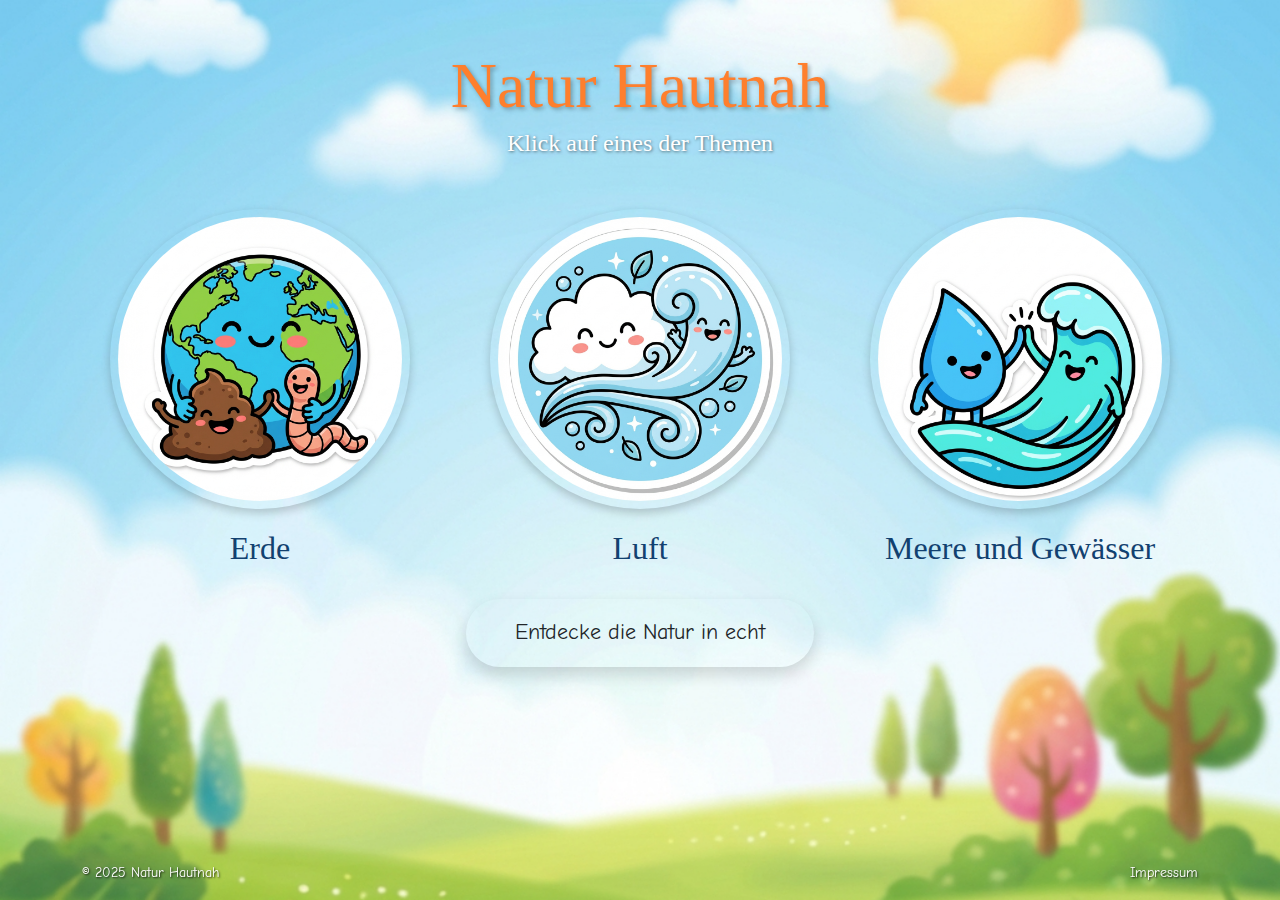
<file: index.html>
<!DOCTYPE html>
<html lang="de">

<head>
    <meta charset="UTF-8">
    <meta name="viewport" content="width=device-width, initial-scale=1.0">
    <title>Natur Hautnah</title>
    <!-- Bootstrap CSS -->
    <link href="https://cdn.jsdelivr.net/npm/bootstrap@5.3.0/dist/css/bootstrap.min.css" rel="stylesheet">
    <!-- Google Fonts -->
    <link href="https://fonts.googleapis.com/css2?family=Chewy&family=Comic+Neue:wght@700&display=swap"
        rel="stylesheet">
    <!-- Custom CSS -->
    <link rel="stylesheet" href="style/style.css">
    <link rel="stylesheet" href="style/animations.css">
    <meta name="description" content="Eine kinderfreundliche Webseite über die Natur: Erde, Luft und Wasser.">
</head>

<body>

    <div class="main-container">
        <header class="text-center pt-5">
            <h1 class="main-title">Natur Hautnah</h1>
            <p class="sub-title">Klick auf eines der Themen</p>
        </header>

        <div class="container mt-4">
            <div class="row justify-content-center text-center">

                <!-- Erde -->
                <div class="col-lg-4 col-md-4 col-12 mb-4 hover">
                    <a href="./html/erde.html" class="theme-link">
                        <div class="icon-wrapper border-erde">
                            <img src="assets/img/icon_earth.png" alt="Erde" class="theme-icon">
                        </div>
                        <h2 class="icon-title text-erde">Erde</h2>
                    </a>
                </div>

                <!-- Luft -->
                <div class="col-lg-4 col-md-4 col-12 mb-4 hover delay-1">
                    <a href="./html/luft.html" class="theme-link">
                        <div class="icon-wrapper border-luft">
                            <!-- Placeholder if image missing -->
                            <img src="assets/img/icon_air.png"
                                onerror="this.src='https://placehold.co/300x300?text=Luft'" alt="Luft"
                                class="theme-icon">
                        </div>
                        <h2 class="icon-title text-luft">Luft</h2>
                    </a>
                </div>

                <!-- Wasser -->
                <div class="col-lg-4 col-md-4 col-12 mb-4 hover delay-2">
                    <a href="./html/wasser.html" class="theme-link">
                        <div class="icon-wrapper border-wasser">
                            <img src="assets/img/icon_water.png" alt="Wasser" class="theme-icon">
                        </div>
                        <h2 class="icon-title text-wasser">Meere und Gewässer</h2>
                    </a>
                </div>

            </div>
        </div>

        <div class="container text-center mt-7 mb-1 pb-5">
            <a href="html/natur-in-echt.html" class="btn btn-teal-dark btn-lg rounded-pill shadow px-5 py-3 "
                style="font-size: 1.4rem;">
                Entdecke die Natur in echt
            </a>
        </div>

        <footer class="text-center mt-5 pb-3 fixed-bottom">
            <div class="container d-flex justify-content-between text-white small-text">
                <span>&copy; 2025 Natur Hautnah</span>
                <a href="html/impressum.html" class="text-white text-decoration-none">Impressum</a>
            </div>
        </footer>
    </div>

    <!-- Bootstrap JS -->
    <script src="https://cdn.jsdelivr.net/npm/bootstrap@5.3.0/dist/js/bootstrap.bundle.min.js"></script>
</body>

</html>
</file>
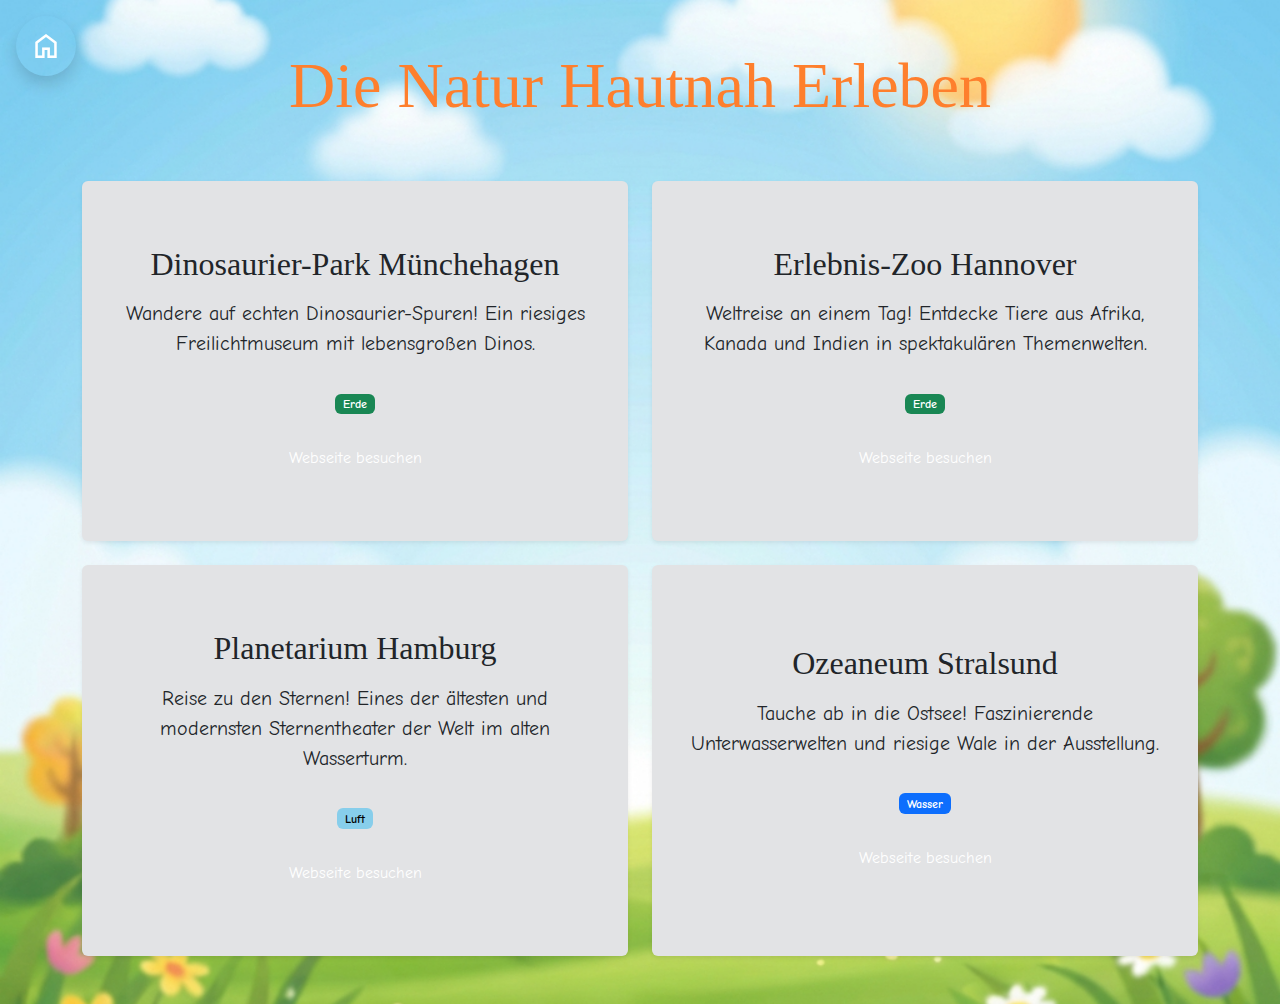
<file: natur-in-echt.html>
<!DOCTYPE html>
<html lang="de">

<head>
    <meta charset="UTF-8">
    <meta name="viewport" content="width=device-width, initial-scale=1.0">
    <title>Natur in Echt - Natur Hautnah</title>
    <!-- Bootstrap CSS -->
    <link href="https://cdn.jsdelivr.net/npm/bootstrap@5.3.0/dist/css/bootstrap.min.css" rel="stylesheet">
    <!-- Google Fonts -->
    <link href="https://fonts.googleapis.com/css2?family=Chewy&family=Comic+Neue:wght@700&display=swap"
        rel="stylesheet">
    <!-- Material Icons -->
    <link rel="stylesheet"
        href="https://fonts.googleapis.com/css2?family=Material+Symbols+Outlined:opsz,wght,FILL,GRAD@24,400,0,0" />

    <!-- Custom CSS -->
    <link rel="stylesheet" href="../style/style.css">

    <style>
        /* Minimal custom styles for fonts as requested, layout relies on Bootstrap */
        :root {
            --font-heading: 'Chewy', cursive;
            --font-body: 'Comic Neue', cursive;
        }

        body {
            font-family: var(--font-body);
            background-color: var(--color-mint-light);
            /* Theme background */
        }

        h1,
        h2,
        h3 {
            font-family: var(--font-heading);
            color: var(--color-blue-dark);
        }

        .theme-orange-text {
            color: var(--color-orange);
        }
    </style>
</head>

<body>

    <!-- Back Button (Orange Circle) -->
    <div class="fixed-top p-3">
        <a href="../index.html"
            class="btn btn-orange rounded-circle shadow p-3 d-flex align-items-center justify-content-center"
            style="width: 60px; height: 60px;">
            <span class="material-symbols-outlined text-white" style="font-size: 32px;">home</span>
        </a>
    </div>

    <!-- Main Container -->
    <div class="container py-5">

        <!-- Header Section -->
        <div class="row mb-5">
            <div class="col-12 text-center">
                <h1 class="display-3 theme-orange-text">Die Natur Hautnah Erleben</h1>
            </div>
        </div>

        <!-- Content Grid (2x2) -->
        <div class="row g-4">

            <!-- Attraction 1 -->
            <div class="col-12 col-lg-6">
                <div class="card h-100 bg-secondary-subtle border-0 shadow-sm text-center py-5 px-3 ">
                    <div class="card-body d-flex flex-column justify-content-center align-items-center">
                        <h2 class="card-title mb-3">Dinosaurier-Park Münchehagen</h2>
                        <p class="card-text fs-5">Wandere auf echten Dinosaurier-Spuren! Ein riesiges Freilichtmuseum
                            mit lebensgroßen Dinos.</p>
                        <div class="mt-3">
                            <span class="badge bg-success text-white">Erde</span>
                        </div>
                        <a href="https://www.dinopark.de/" target="_blank"
                            class="btn btn-orange mt-4 text-white">Webseite
                            besuchen</a>
                    </div>
                </div>
            </div>

            <!-- Attraction 2 -->
            <div class="col-12 col-lg-6">
                <div class="card h-100 bg-secondary-subtle border-0 shadow-sm text-center py-5 px-3">
                    <div class="card-body d-flex flex-column justify-content-center align-items-center">
                        <h2 class="card-title mb-3">Erlebnis-Zoo Hannover</h2>
                        <p class="card-text fs-5">Weltreise an einem Tag! Entdecke Tiere aus Afrika, Kanada und Indien
                            in spektakulären Themenwelten.</p>
                        <div class="mt-3">
                            <span class="badge bg-success text-white">Erde</span>
                        </div>
                        <a href="https://www.erlebnis-zoo.de/" target="_blank"
                            class="btn btn-orange mt-4 text-white">Webseite
                            besuchen</a>
                    </div>
                </div>
            </div>

            <!-- Attraction 3 -->
            <div class="col-12 col-lg-6">
                <div class="card h-100 bg-secondary-subtle border-0 shadow-sm text-center py-5 px-3">
                    <div class="card-body d-flex flex-column justify-content-center align-items-center">
                        <h2 class="card-title mb-3">Planetarium Hamburg</h2>
                        <p class="card-text fs-5">Reise zu den Sternen! Eines der ältesten und modernsten Sternentheater
                            der Welt im alten Wasserturm.</p>
                        <div class="mt-3">
                            <span class="badge" style="background-color: #87CEEB; color: black;">Luft</span>
                        </div>
                        <a href="https://www.planetarium-hamburg.de/" target="_blank"
                            class="btn btn-orange mt-4 text-white">Webseite
                            besuchen</a>
                    </div>
                </div>
            </div>

            <!-- Attraction 4 -->
            <div class="col-12 col-lg-6">
                <div class="card h-100 bg-secondary-subtle border-0 shadow-sm text-center py-5 px-3">
                    <div class="card-body d-flex flex-column justify-content-center align-items-center">
                        <h2 class="card-title mb-3">Ozeaneum Stralsund</h2>
                        <p class="card-text fs-5">Tauche ab in die Ostsee! Faszinierende Unterwasserwelten und riesige
                            Wale in der Ausstellung.</p>
                        <div class="mt-3">
                            <span class="badge bg-primary text-white">Wasser</span>
                        </div>
                        <a href="https://www.ozeaneum.de/" target="_blank"
                            class="btn btn-orange mt-4 text-white">Webseite
                            besuchen</a>
                    </div>
                </div>
            </div>

        </div>
    </div>

    <!-- Bootstrap JS -->
    <script src="https://cdn.jsdelivr.net/npm/bootstrap@5.3.0/dist/js/bootstrap.bundle.min.js"></script>
</body>

</html>
</file>
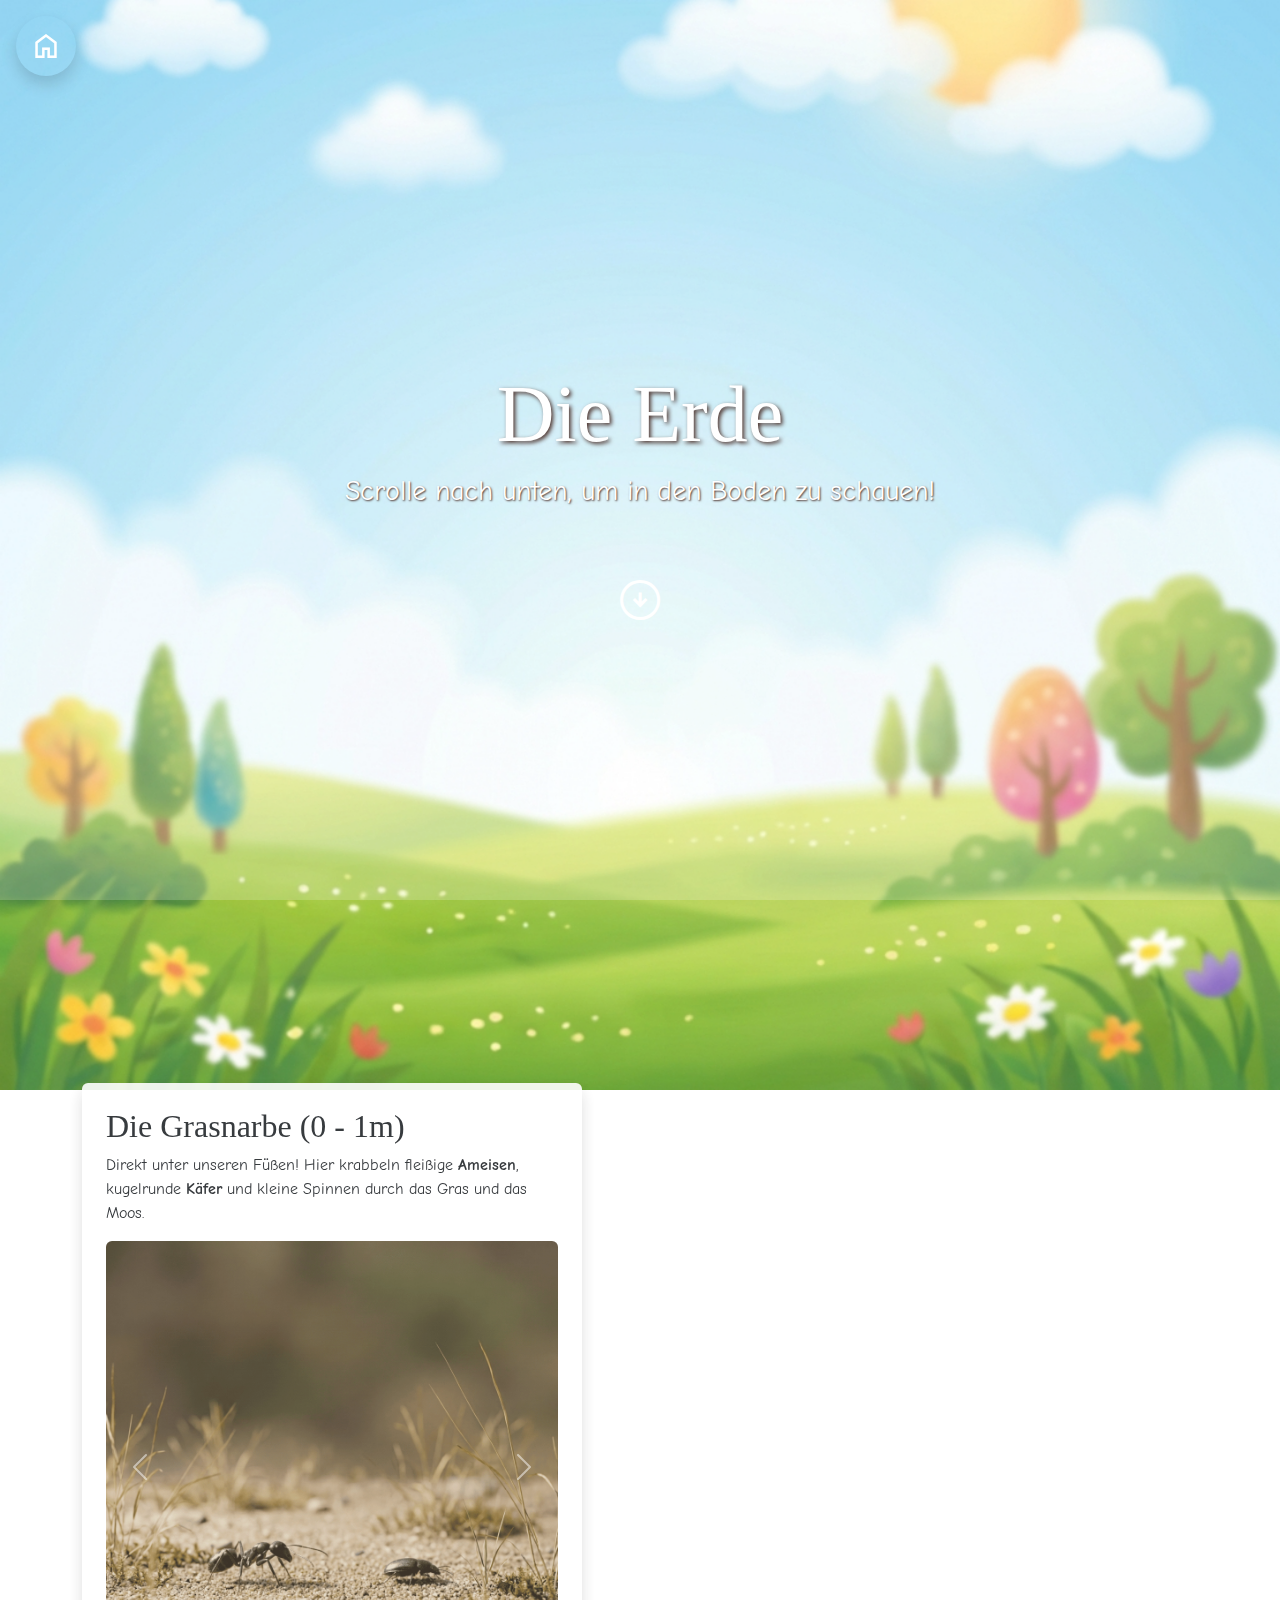
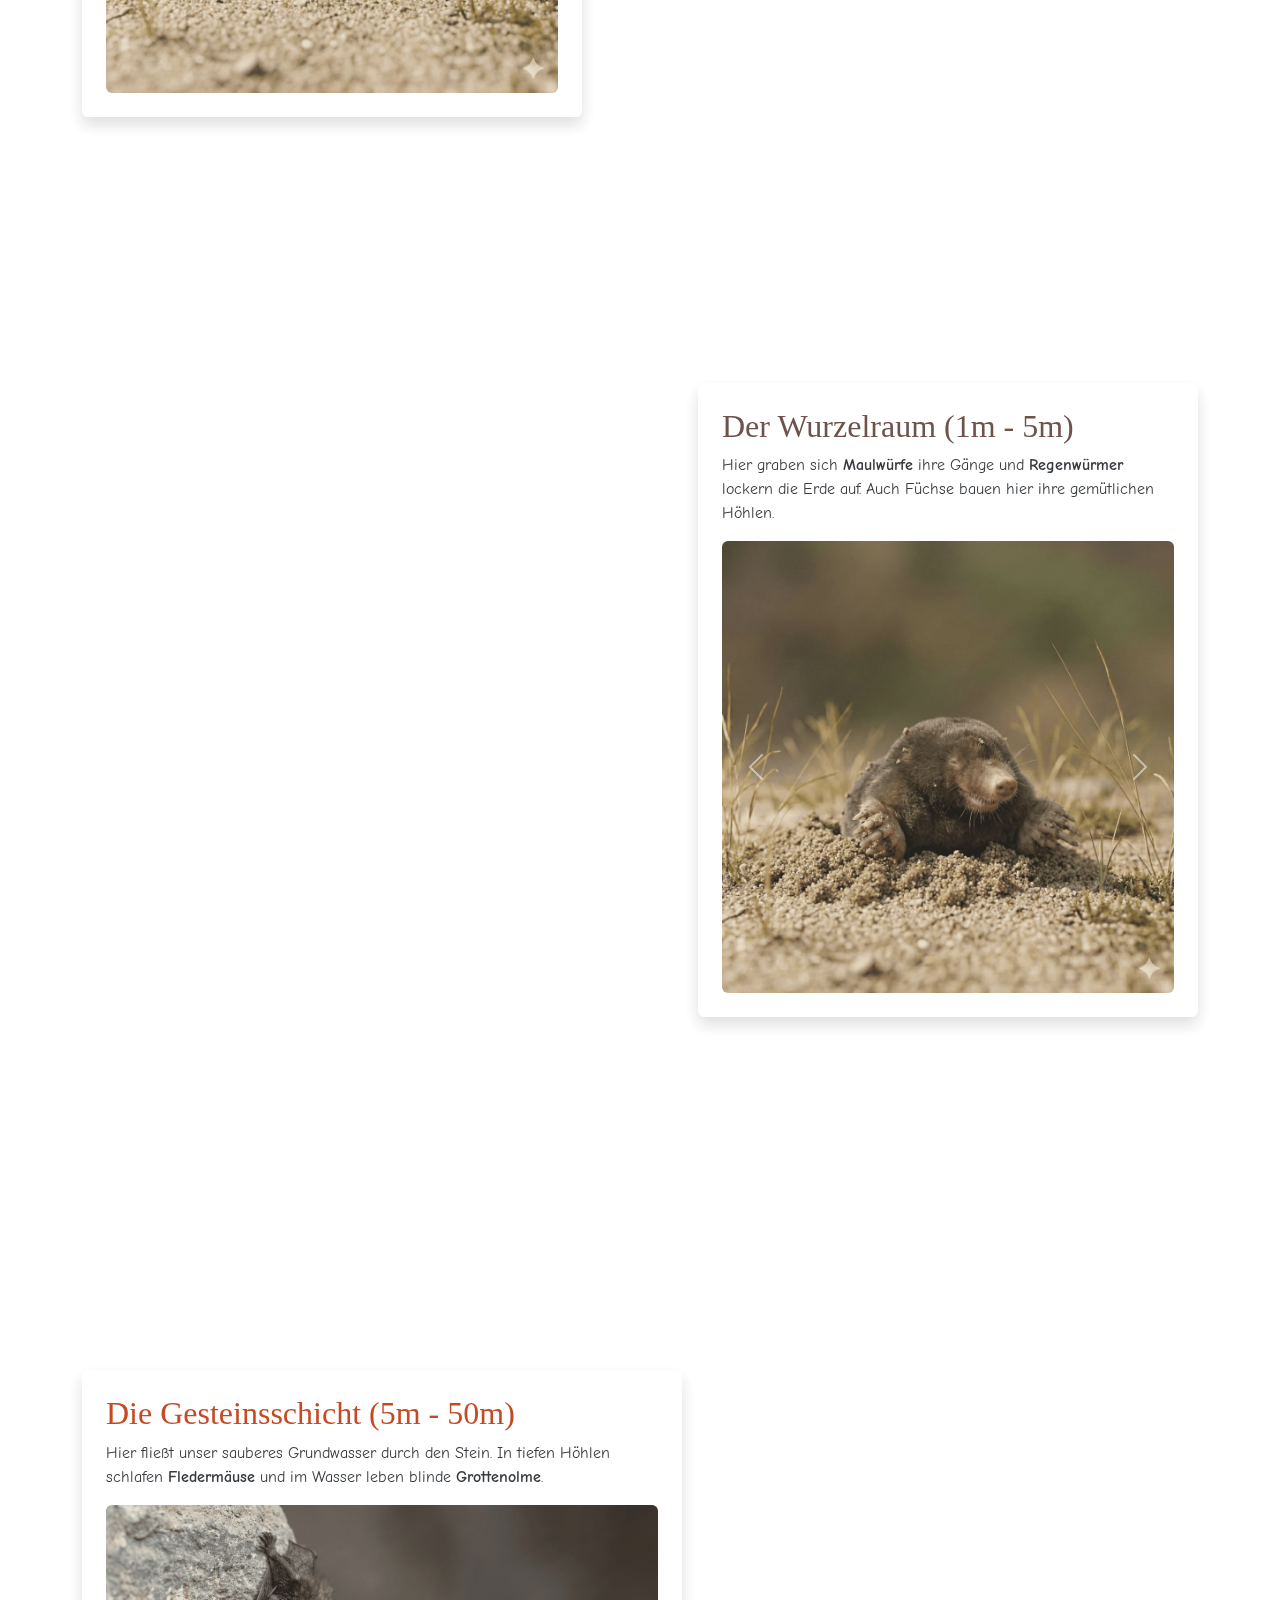
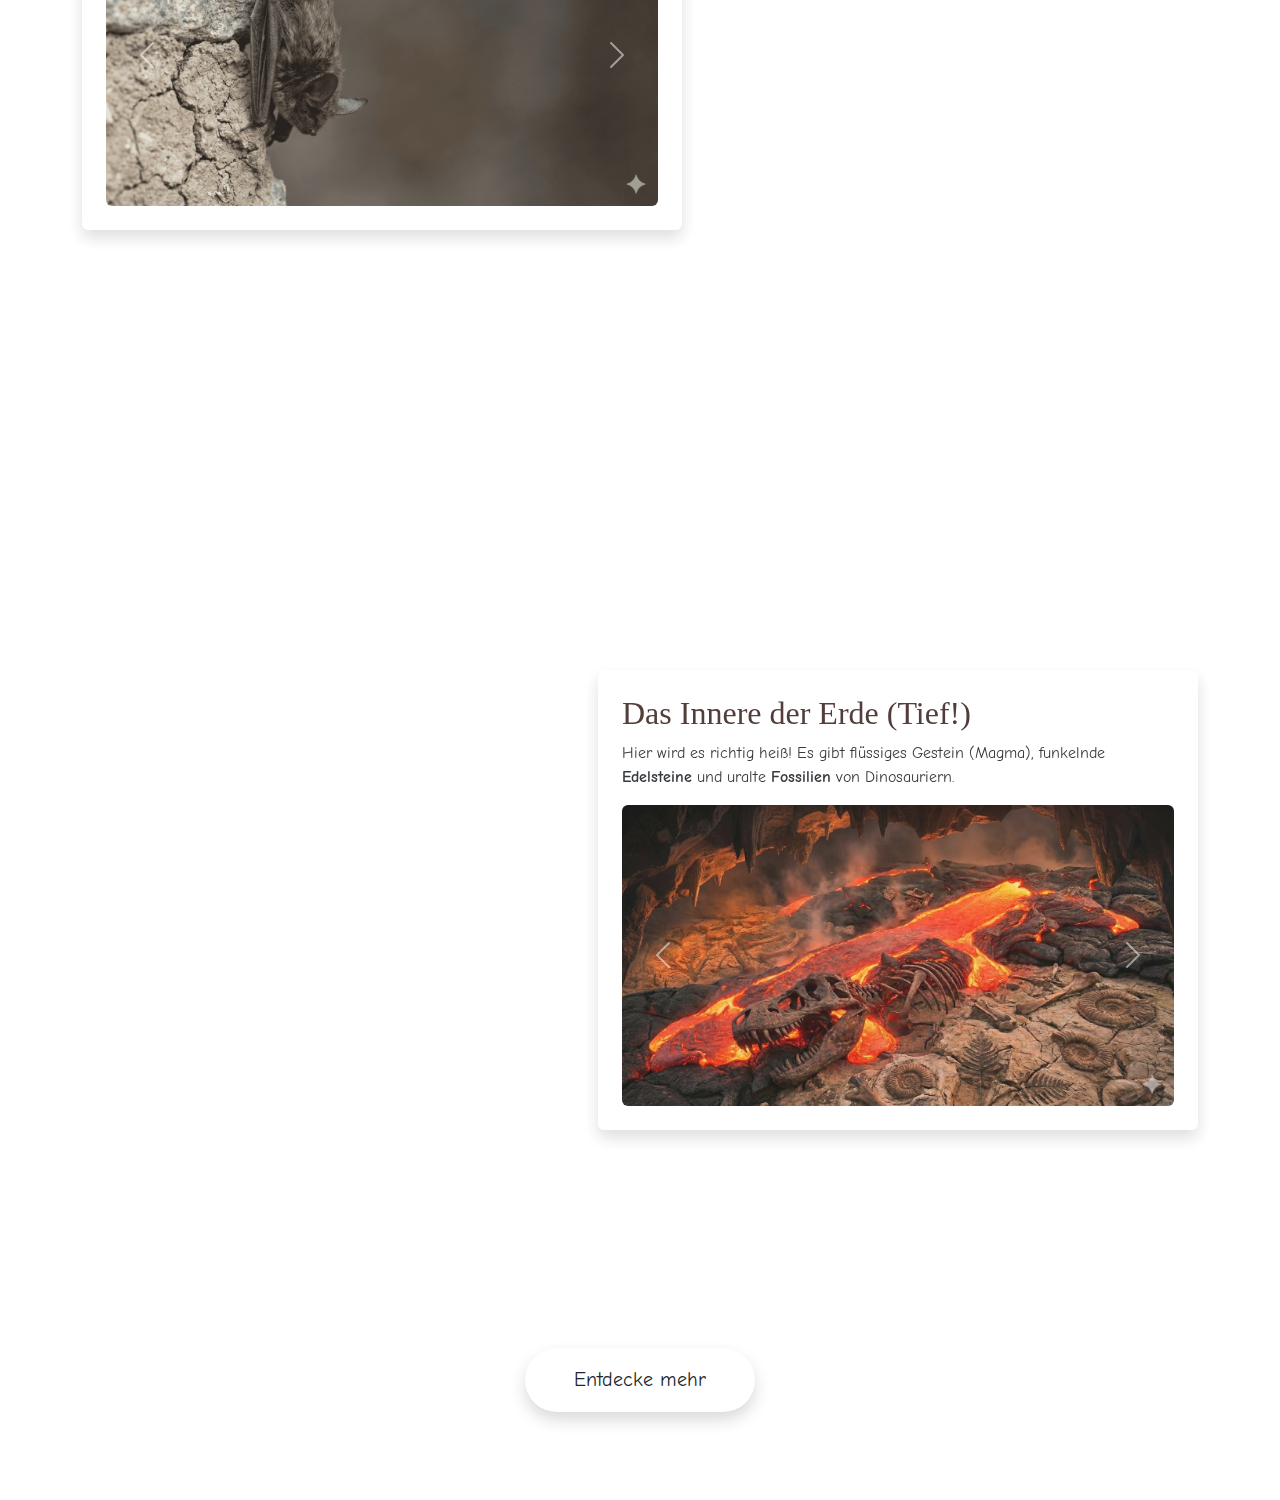
<file: html/erde.html>
<!DOCTYPE html>
<html lang="de">

<head>
    <meta charset="UTF-8">
    <meta name="viewport" content="width=device-width, initial-scale=1.0">
    <title>Erde - Natur Hautnah</title>
    <link href="https://cdn.jsdelivr.net/npm/bootstrap@5.3.0/dist/css/bootstrap.min.css" rel="stylesheet">
    <link href="https://fonts.googleapis.com/css2?family=Chewy&family=Comic+Neue:wght@700&display=swap"
        rel="stylesheet">
    <link rel="stylesheet"
        href="https://fonts.googleapis.com/css2?family=Material+Symbols+Outlined:opsz,wght,FILL,GRAD@24,400,0,0" />
    <link rel="stylesheet" href="../style/style.css">
    <link rel="stylesheet" href="../style/animations.css">
</head>

<body class="erde-page">
    <div class="erde-wrapper">


        <div class="fixed-top p-3">
            <a href="../index.html" class="btn btn-orange rounded-circle  shadow p-3"
                style="width: 60px; height: 60px; display: flex; align-items: center; justify-content: center;">
                <span class="material-symbols-outlined" style="font-size: 32px; color: white;">home</span>
            </a>
        </div>


        <div class="container-fluid min-vh-100 d-flex flex-column align-items-center justify-content-center pt-5 text-center text-white text-shadow-dark"
            style="background: rgba(255, 255, 255, 0.2);">
            <h1 class="font-heading display-1 mt-5"
                style="font-family: var(--font-heading); color: white; text-shadow: 2px 2px 4px #4e342e;">Die Erde
            </h1>
            <p class="fs-3 text-white" style="text-shadow: 1px 1px 2px #4e342e;">Scrolle nach unten, um in den Boden zu
                schauen!</p>
            <div class="mt-5 animate-bounce">
                <span class="material-symbols-outlined" style="font-size: 48px; color: white;">arrow_circle_down</span>
            </div>
        </div>


        <div class="container min-vh-100 d-flex align-items-center justify-content-start">
            <div class="info-card p-4 rounded shadow bg-white" style="max-width: 500px; opacity: 0.9;">
                <h2 style="color: var(--color-erde-text); font-family: var(--font-heading);">Die Grasnarbe (0 - 1m)</h2>
                <p>Direkt unter unseren Füßen! Hier krabbeln fleißige <strong>Ameisen</strong>, kugelrunde
                    <strong>Käfer</strong> und kleine Spinnen durch das Gras und das Moos.
                </p>
                <div id="carousel-erde-1" class="carousel slide mt-2" data-bs-ride="carousel">
                    <div class="carousel-inner rounded">
                        <div class="carousel-item active">
                            <img src="../assets/img/kaefer_ameisen.jpg" class="d-block w-100" alt="Ameisen und Käfer">
                        </div>
                        <div class="carousel-item">
                            <img src="../assets/img/heuschrecke.jpg" class="d-block w-100" alt="Grashüpfer">
                        </div>

                    </div>
                    <button class="carousel-control-prev" type="button" data-bs-target="#carousel-erde-1"
                        data-bs-slide="prev">
                        <span class="carousel-control-prev-icon" aria-hidden="true"></span>
                        <span class="visually-hidden">Zurück</span>
                    </button>
                    <button class="carousel-control-next" type="button" data-bs-target="#carousel-erde-1"
                        data-bs-slide="next">
                        <span class="carousel-control-next-icon" aria-hidden="true"></span>
                        <span class="visually-hidden">Weiter</span>
                    </button>
                </div>
            </div>
        </div>


        <div class="container min-vh-100 d-flex align-items-center justify-content-end">
            <div class="info-card p-4 rounded shadow bg-white" style="max-width: 500px; opacity: 0.9;">
                <h2 style="color: #5d4037; font-family: var(--font-heading);">Der Wurzelraum (1m - 5m)</h2>
                <p>Hier graben sich <strong>Maulwürfe</strong> ihre Gänge und <strong>Regenwürmer</strong> lockern die
                    Erde
                    auf. Auch Füchse bauen hier ihre gemütlichen Höhlen.</p>
                <div id="carousel-erde-2" class="carousel slide mt-2" data-bs-ride="carousel">
                    <div class="carousel-inner rounded">
                        <div class="carousel-item active">
                            <img src="../assets/img/maulwurf.jpg" class="d-block w-100" alt="Maulwurf">
                        </div>
                        <div class="carousel-item">
                            <img src="../assets/img/fuchs_bau.jpg" class="d-block w-100" alt="Fuchsbau">
                        </div>

                    </div>
                    <button class="carousel-control-prev" type="button" data-bs-target="#carousel-erde-2"
                        data-bs-slide="prev">
                        <span class="carousel-control-prev-icon" aria-hidden="true"></span>
                        <span class="visually-hidden">Zurück</span>
                    </button>
                    <button class="carousel-control-next" type="button" data-bs-target="#carousel-erde-2"
                        data-bs-slide="next">
                        <span class="carousel-control-next-icon" aria-hidden="true"></span>
                        <span class="visually-hidden">Weiter</span>
                    </button>
                </div>
            </div>
        </div>


        <div class="container min-vh-100 d-flex align-items-center justify-content-start">
            <div class="info-card p-4 rounded shadow bg-white" style="max-width: 600px; opacity: 0.9;">
                <h2 style="color: #bf360c; font-family: var(--font-heading);">Die Gesteinsschicht (5m - 50m)</h2>
                <p>Hier fließt unser sauberes Grundwasser durch den Stein. In tiefen Höhlen schlafen
                    <strong>Fledermäuse</strong> und im Wasser leben blinde <strong>Grottenolme</strong>.
                </p>
                <div id="carousel-erde-3" class="carousel slide mt-2" data-bs-ride="carousel">
                    <div class="carousel-inner rounded">
                        <div class="carousel-item active">
                            <img src="../assets/img/fledermaus.jpg" class="d-block w-100" alt="Fledermaus">
                        </div>

                    </div>
                    <button class="carousel-control-prev" type="button" data-bs-target="#carousel-erde-3"
                        data-bs-slide="prev">
                        <span class="carousel-control-prev-icon" aria-hidden="true"></span>
                        <span class="visually-hidden">Zurück</span>
                    </button>
                    <button class="carousel-control-next" type="button" data-bs-target="#carousel-erde-3"
                        data-bs-slide="next">
                        <span class="carousel-control-next-icon" aria-hidden="true"></span>
                        <span class="visually-hidden">Weiter</span>
                    </button>
                </div>
            </div>
        </div>


        <div class="container min-vh-100 d-flex flex-column align-items-end justify-content-center">
            <div class="info-card p-4 rounded shadow bg-white" style="max-width: 600px; opacity: 0.9;">
                <h2 style="color: #3e2723; font-family: var(--font-heading);">Das Innere der Erde (Tief!)</h2>
                <p>Hier wird es richtig heiß! Es gibt flüssiges Gestein (Magma), funkelnde <strong>Edelsteine</strong>
                    und
                    uralte <strong>Fossilien</strong> von Dinosauriern.</p>
                <div id="carousel-erde-4" class="carousel slide mt-2" data-bs-ride="carousel">
                    <div class="carousel-inner rounded">
                        <div class="carousel-item active">
                            <img src="../assets/img/MagmaSekelt.jpg" class="d-block w-100" alt="Inneres">
                        </div>

                    </div>
                    <button class="carousel-control-prev" type="button" data-bs-target="#carousel-erde-4"
                        data-bs-slide="prev">
                        <span class="carousel-control-prev-icon" aria-hidden="true"></span>
                        <span class="visually-hidden">Zurück</span>
                    </button>
                    <button class="carousel-control-next" type="button" data-bs-target="#carousel-erde-4"
                        data-bs-slide="next">
                        <span class="carousel-control-next-icon" aria-hidden="true"></span>
                        <span class="visually-hidden">Weiter</span>
                    </button>
                </div>
            </div>
        </div>
        <div class="mt-5 text-center">
            <a href="mehr-erde.html" class="btn btn-orange btn-lg rounded-pill shadow px-5 py-3">
                Entdecke mehr
            </a>
        </div>

        <footer class="text-center py-4 text-white">
            <p>&copy; 2025 Natur Hautnah - <a href="impressum.html" class="text-white">Impressum</a></p>
        </footer>

    </div>

    <script src="https://cdn.jsdelivr.net/npm/bootstrap@5.3.0/dist/js/bootstrap.bundle.min.js"></script>
    <script src="https://cdn.jsdelivr.net/npm/bootstrap@5.3.0/dist/js/bootstrap.bundle.min.js"></script>
</body>

</html>
</file>
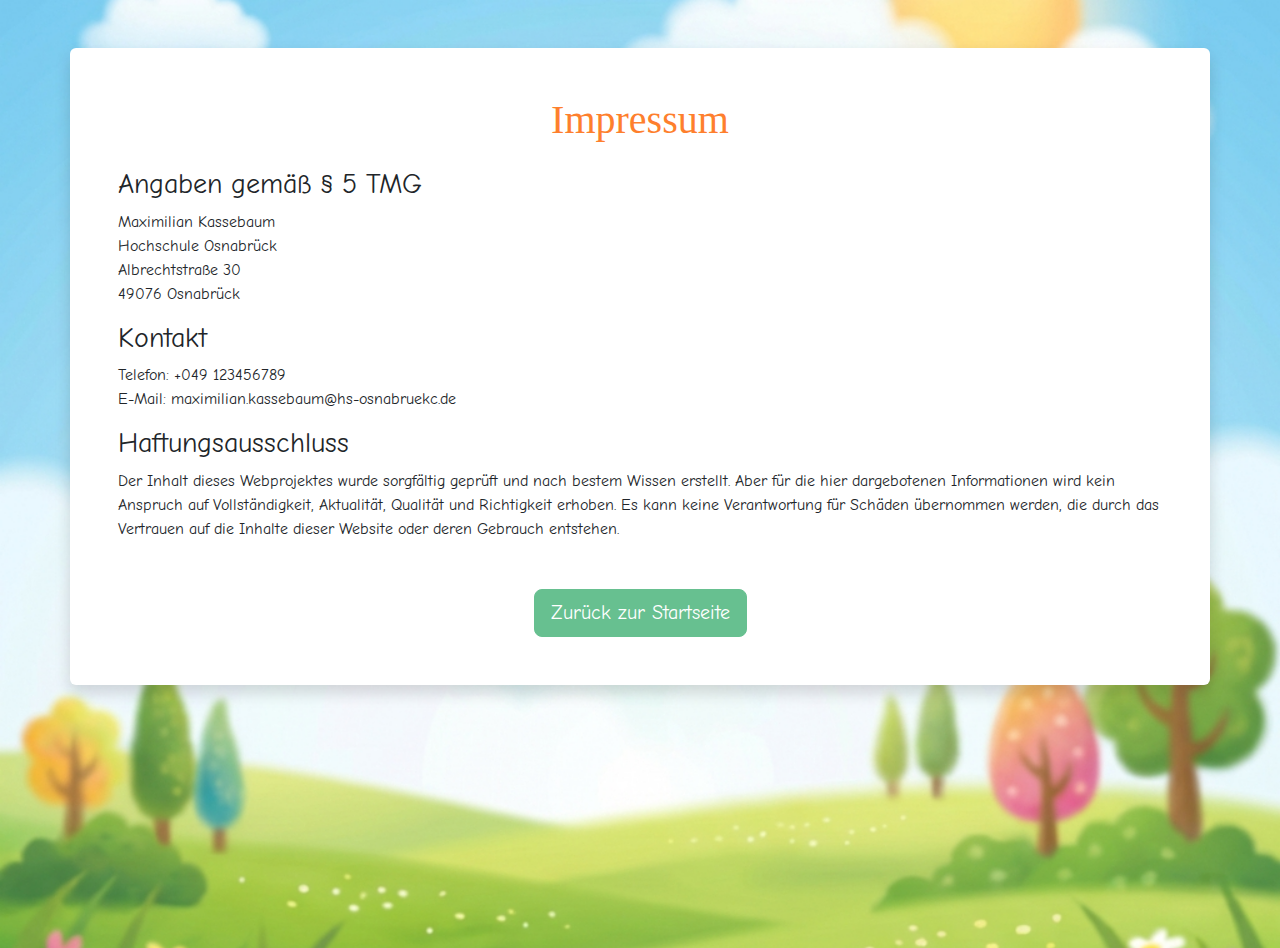
<file: html/impressum.html>
<!DOCTYPE html>
<html lang="de">

<head>
    <meta charset="UTF-8">
    <meta name="viewport" content="width=device-width, initial-scale=1.0">
    <title>Impressum - Natur Hautnah</title>
    <!-- Bootstrap CSS -->
    <link href="https://cdn.jsdelivr.net/npm/bootstrap@5.3.0/dist/css/bootstrap.min.css" rel="stylesheet">
    <!-- Google Fonts -->
    <link href="https://fonts.googleapis.com/css2?family=Chewy&family=Comic+Neue:wght@700&display=swap"
        rel="stylesheet">
    <!-- Custom CSS -->
    <link rel="stylesheet" href="../style/style.css">
</head>

<body>

    <div class="container mt-5 bg-white p-5 rounded shadow">
        <h1 class="font-heading text-center mb-4" style="font-family: var(--font-heading); color: var(--color-orange);">
            Impressum</h1>

        <div class="content">
            <h3>Angaben gemäß &sect; 5 TMG</h3>
            <p>
                Maximilian Kassebaum<br>
                Hochschule Osnabrück<br>
                Albrechtstraße 30<br>
                49076 Osnabrück
            </p>

            <h3>Kontakt</h3>
            <p>
                Telefon: +049 123456789<br>
                E-Mail: maximilian.kassebaum@hs-osnabruekc.de
            </p>

            <h3>Haftungsausschluss</h3>
            <p>
                Der Inhalt dieses Webprojektes wurde sorgfältig geprüft und nach bestem Wissen erstellt. Aber für die
                hier dargebotenen Informationen wird kein Anspruch auf Vollständigkeit, Aktualität, Qualität und
                Richtigkeit erhoben. Es kann keine Verantwortung für Schäden übernommen werden, die durch das Vertrauen
                auf die Inhalte dieser Website oder deren Gebrauch entstehen.
            </p>
        </div>

        <div class="text-center mt-5">
            <a href="../index.html" class="btn btn-primary btn-lg"
                style="background-color: var(--color-green-medium); border-color: var(--color-green-medium);">Zurück zur
                Startseite</a>
        </div>
    </div>

    <!-- Bootstrap JS -->
    <script src="https://cdn.jsdelivr.net/npm/bootstrap@5.3.0/dist/js/bootstrap.bundle.min.js"></script>
</body>

</html>
</file>
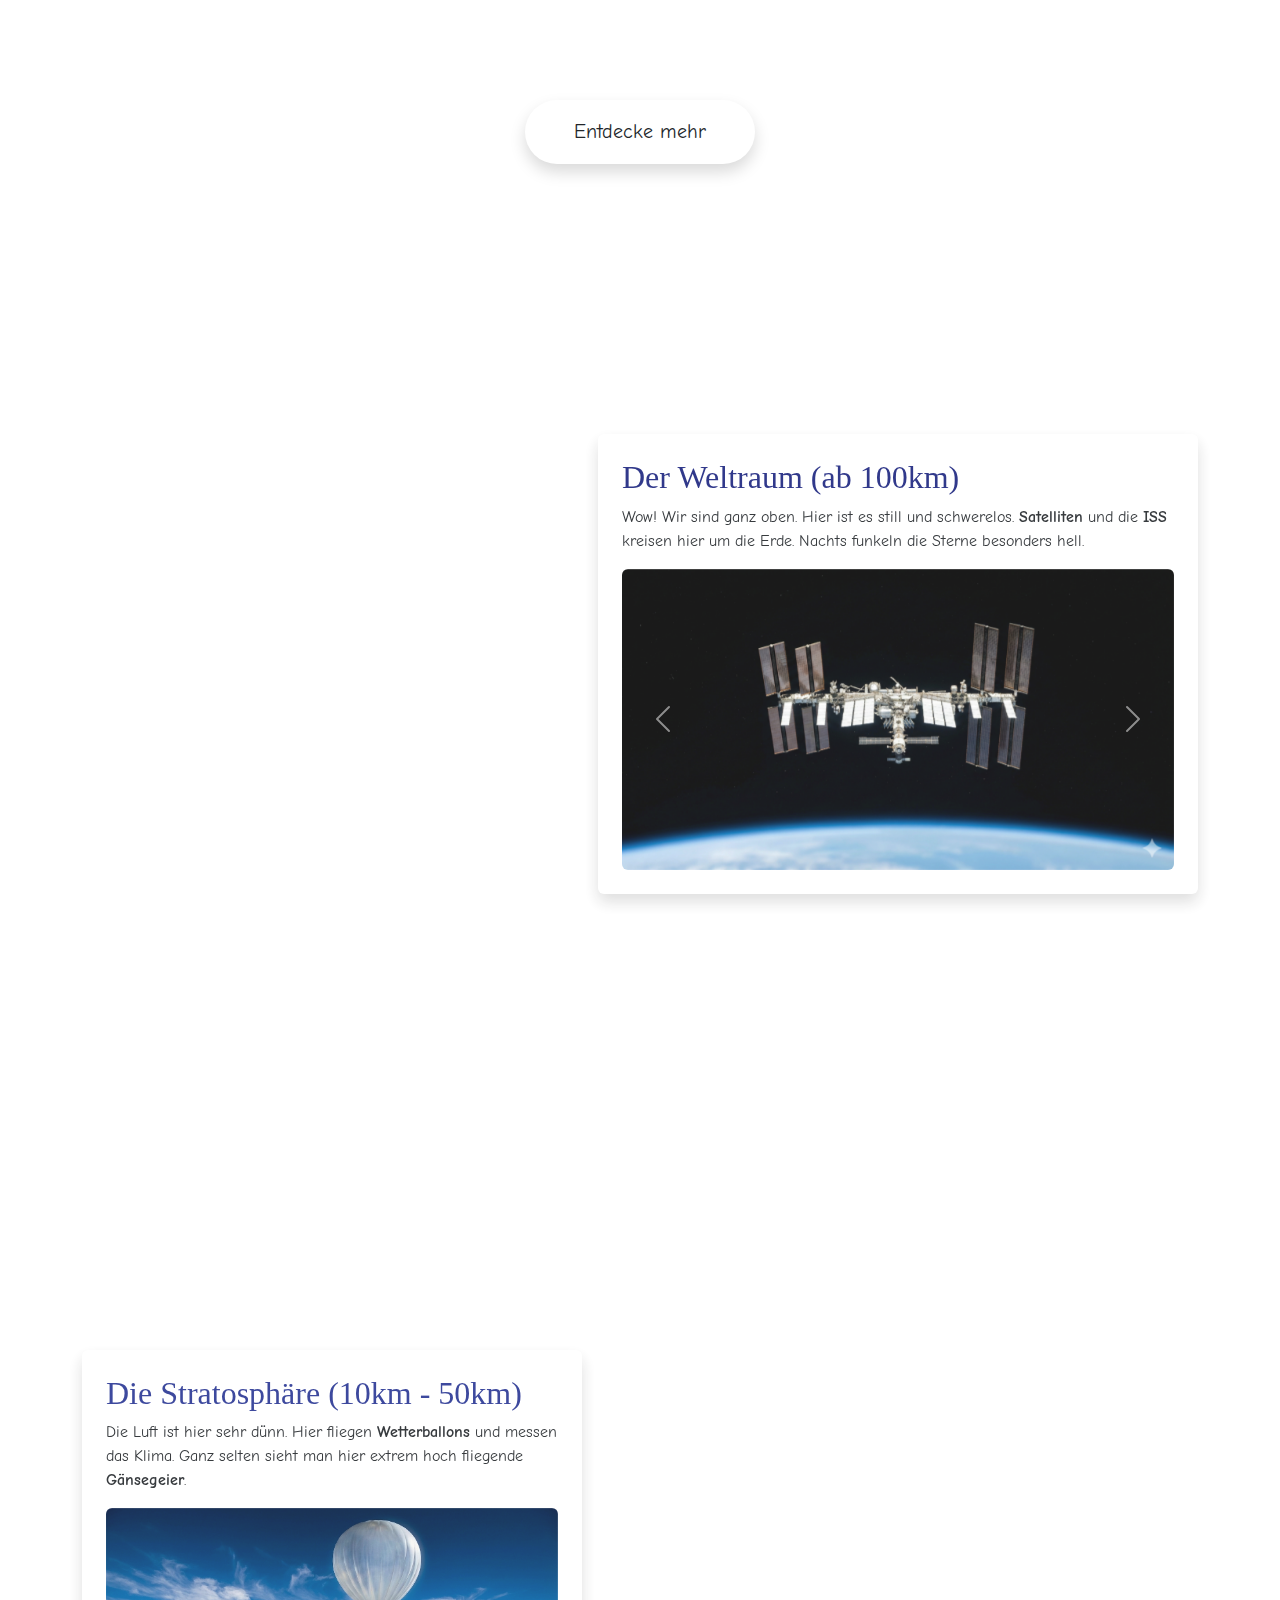
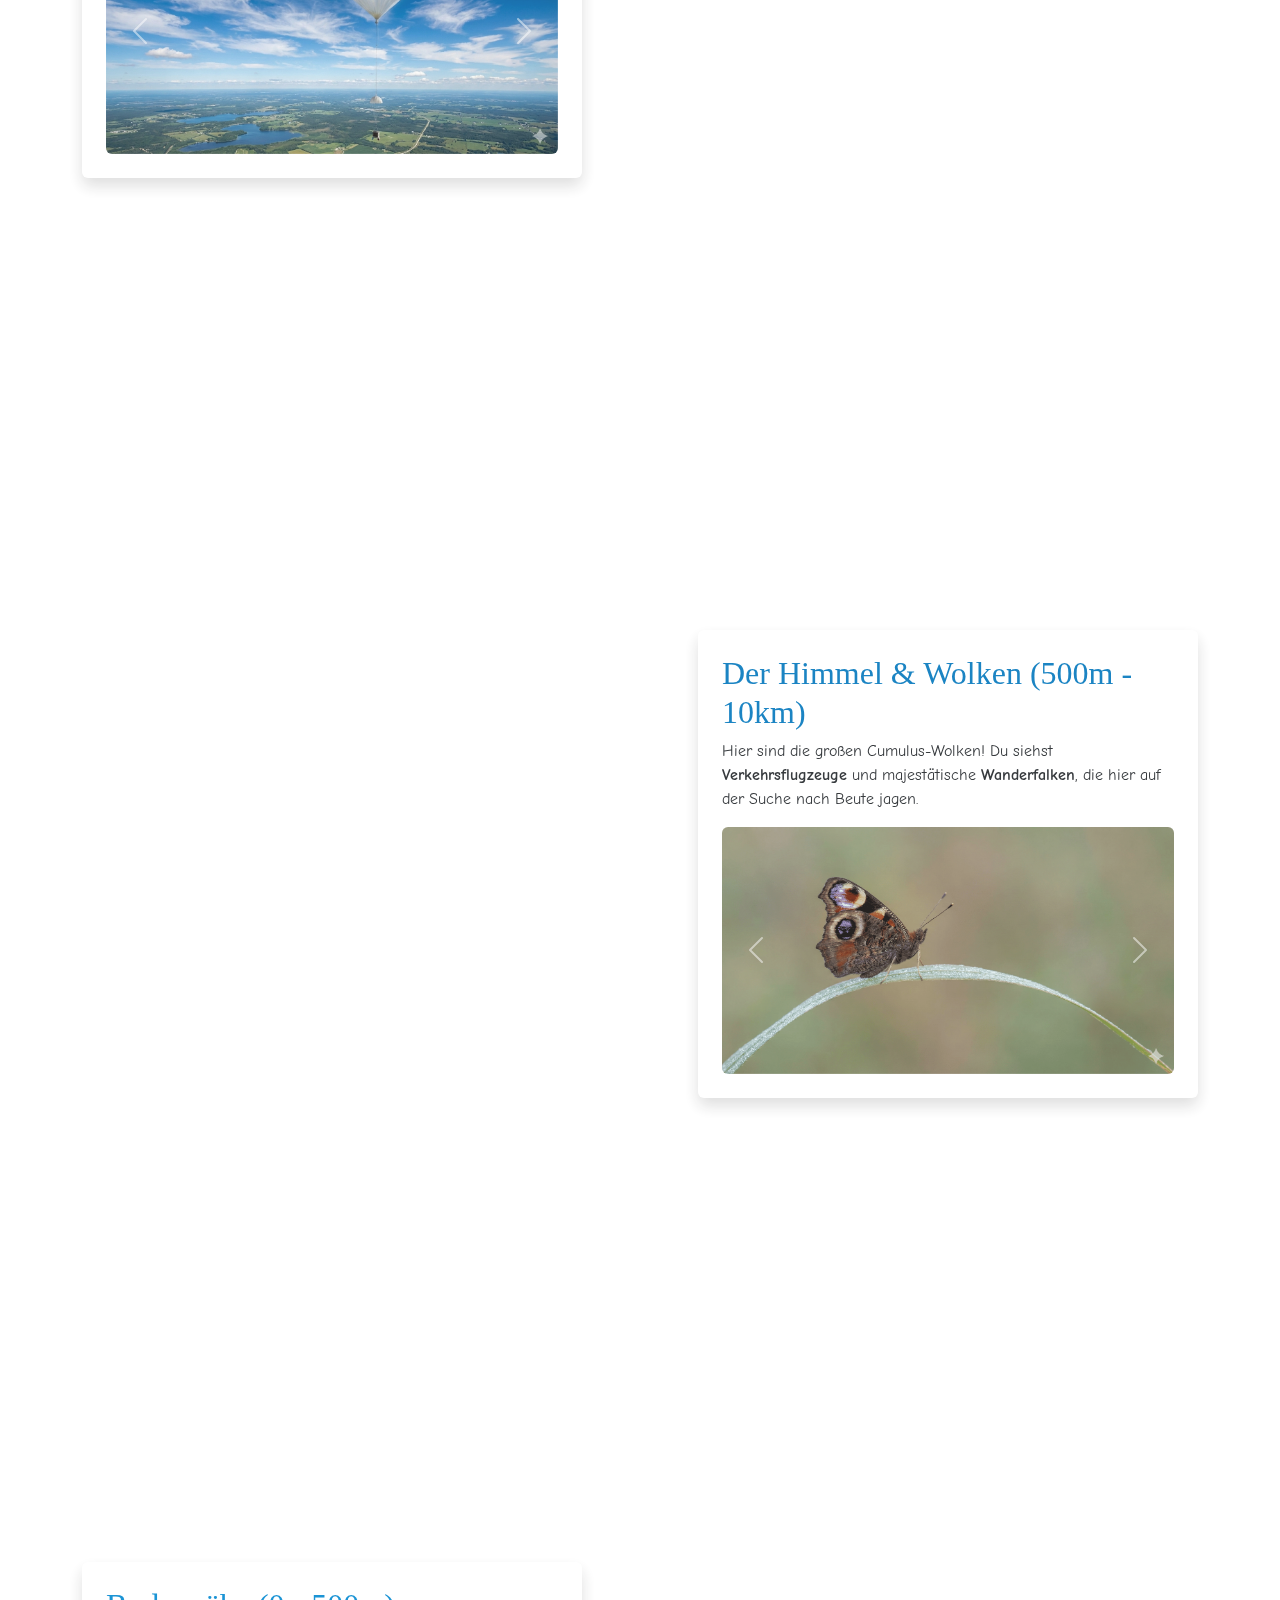
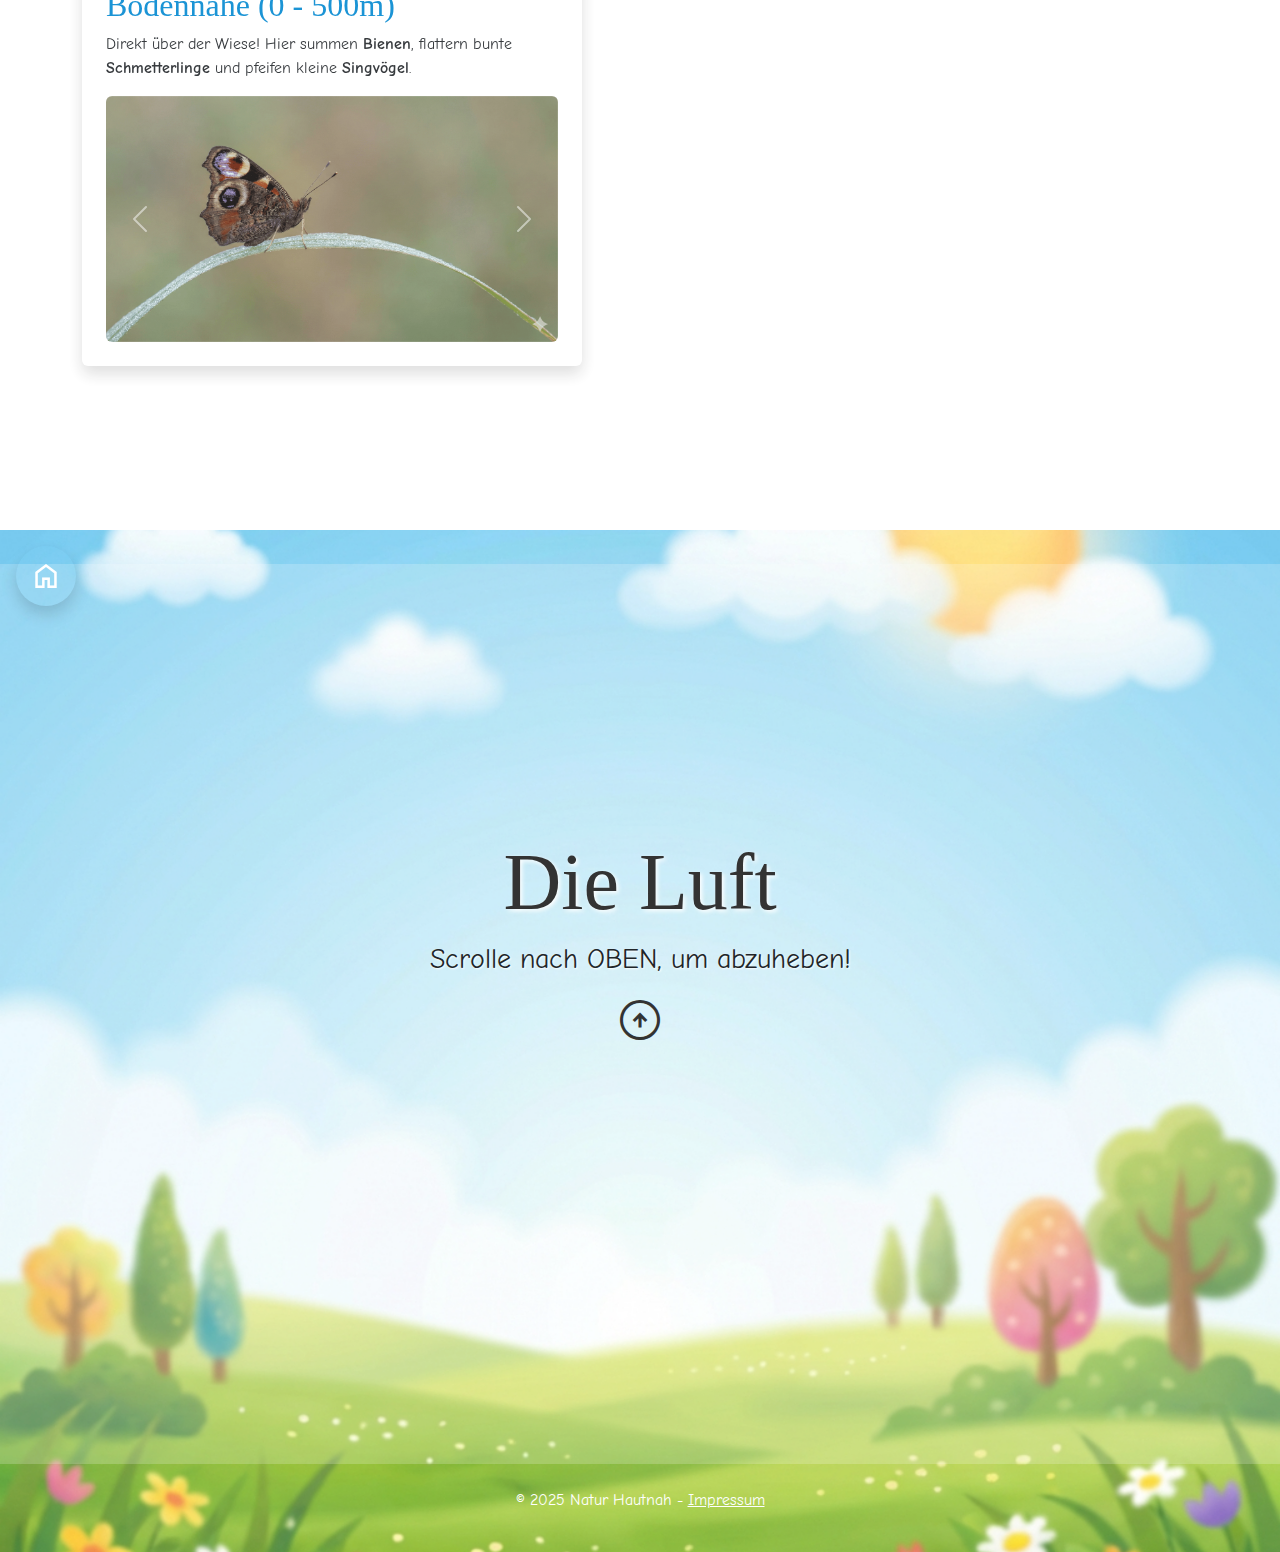
<file: html/luft.html>
<!DOCTYPE html>
<html lang="de">

<head>
    <meta charset="UTF-8">
    <meta name="viewport" content="width=device-width, initial-scale=1.0">
    <title>Luft - Natur Hautnah</title>
    <link href="https://cdn.jsdelivr.net/npm/bootstrap@5.3.0/dist/css/bootstrap.min.css" rel="stylesheet">
    <link href="https://fonts.googleapis.com/css2?family=Chewy&family=Comic+Neue:wght@700&display=swap"
        rel="stylesheet">
    <link rel="stylesheet"
        href="https://fonts.googleapis.com/css2?family=Material+Symbols+Outlined:opsz,wght,FILL,GRAD@24,400,0,0" />
    <link rel="stylesheet" href="../style/style.css">
    <link rel="stylesheet" href="../style/animations.css">
</head>

<body class="luft-page">
    <div class="luft-wrapper">


        <div class="fixed-top p-3" style="z-index: 1000;">
            <a href="../index.html" class="btn btn-orange rounded-circle shadow p-3"
                style="width: 60px; height: 60px; display: flex; align-items: center; justify-content: center;">
                <span class="material-symbols-outlined" style="font-size: 32px; color: white;">home</span>
            </a>
        </div>


        <div class="mt-5 text-center" style="margin-top: 100px !important;">
            <a href="mehr-luft.html" class="btn btn-orange btn-lg rounded-pill shadow px-5 py-3">
                Entdecke mehr
            </a>
        </div>

        <div class="container min-vh-100 d-flex flex-column align-items-end justify-content-center">
            <div class="info-card p-4 rounded shadow bg-white" style="max-width: 600px; opacity: 0.9;">
                <h2 style="color: #1a237e; font-family: var(--font-heading);">Der Weltraum (ab 100km)</h2>
                <p>Wow! Wir sind ganz oben. Hier ist es still und schwerelos. <strong>Satelliten</strong> und die
                    <strong>ISS</strong> kreisen hier um die Erde. Nachts funkeln die Sterne besonders hell.
                </p>
                <div id="carousel-luft-4" class="carousel slide mt-2" data-bs-ride="carousel">
                    <div class="carousel-inner rounded">
                        <div class="carousel-item active">
                            <img src="../assets/img/iss.jpg" class=" d-block w-100" alt="Weltraum">
                        </div>

                        <div class="carousel-item">
                            <img src="../assets/img/erde.jpg" class="d-block w-100" alt="Erde von oben">
                        </div>
                    </div>
                    <button class="carousel-control-prev" type="button" data-bs-target="#carousel-luft-4"
                        data-bs-slide="prev">
                        <span class="carousel-control-prev-icon" aria-hidden="true"></span>
                        <span class="visually-hidden">Zurück</span>
                    </button>
                    <button class="carousel-control-next" type="button" data-bs-target="#carousel-luft-4"
                        data-bs-slide="next">
                        <span class="carousel-control-next-icon" aria-hidden="true"></span>
                        <span class="visually-hidden">Weiter</span>
                    </button>
                </div>
            </div>
        </div>


        <div class="container min-vh-100 d-flex align-items-center justify-content-start">
            <div class="info-card p-4 rounded shadow bg-white" style="max-width: 500px; opacity: 0.9;">
                <h2 style="color: #283593; font-family: var(--font-heading);">Die Stratosphäre (10km - 50km)</h2>
                <p>Die Luft ist hier sehr dünn. Hier fliegen <strong>Wetterballons</strong> und messen das Klima. Ganz
                    selten sieht man hier extrem hoch fliegende <strong>Gänsegeier</strong>.</p>
                <div id="carousel-luft-3" class="carousel slide mt-2" data-bs-ride="carousel">
                    <div class="carousel-inner rounded">
                        <div class="carousel-item active">
                            <img src="../assets/img/wetterbalon.jpg" class="d-block w-100" alt="Wetterballon">
                        </div>
                        <div class="carousel-item">
                            <img src="../assets/img/geier.jpg" class="d-block w-100" alt="Gänsegeier">
                        </div>

                    </div>
                    <button class="carousel-control-prev" type="button" data-bs-target="#carousel-luft-3"
                        data-bs-slide="prev">
                        <span class="carousel-control-prev-icon" aria-hidden="true"></span>
                        <span class="visually-hidden">Zurück</span>
                    </button>
                    <button class="carousel-control-next" type="button" data-bs-target="#carousel-luft-3"
                        data-bs-slide="next">
                        <span class="carousel-control-next-icon" aria-hidden="true"></span>
                        <span class="visually-hidden">Weiter</span>
                    </button>
                </div>
            </div>
        </div>


        <div class="container min-vh-100 d-flex align-items-center justify-content-end">
            <div class="info-card p-4 rounded shadow bg-white" style="max-width: 500px; opacity: 0.9;">
                <h2 style="color: #0277bd; font-family: var(--font-heading);">Der Himmel & Wolken (500m - 10km)</h2>
                <p>Hier sind die großen Cumulus-Wolken! Du siehst <strong>Verkehrsflugzeuge</strong> und majestätische
                    <strong>Wanderfalken</strong>, die hier auf der Suche nach Beute jagen.
                </p>
                <div id="carousel-luft-2" class="carousel slide mt-2" data-bs-ride="carousel">
                    <div class="carousel-inner rounded">
                        <div class="carousel-item active">
                            <img src="../assets/img/pfauenauge.jpg" class="d-block w-100" alt="Schmetterling">
                        </div>

                    </div>
                    <button class="carousel-control-prev" type="button" data-bs-target="#carousel-luft-2"
                        data-bs-slide="prev">
                        <span class="carousel-control-prev-icon" aria-hidden="true"></span>
                        <span class="visually-hidden">Zurück</span>
                    </button>
                    <button class="carousel-control-next" type="button" data-bs-target="#carousel-luft-2"
                        data-bs-slide="next">
                        <span class="carousel-control-next-icon" aria-hidden="true"></span>
                        <span class="visually-hidden">Weiter</span>
                    </button>
                </div>
            </div>
        </div>


        <div class="container min-vh-100 d-flex align-items-center justify-content-start">
            <div class="info-card p-4 rounded shadow bg-white" style="max-width: 500px; opacity: 0.9;">
                <h2 style="color: #0288d1; font-family: var(--font-heading);">Bodennähe (0 - 500m)</h2>
                <p>Direkt über der Wiese! Hier summen <strong>Bienen</strong>, flattern bunte
                    <strong>Schmetterlinge</strong> und pfeifen kleine <strong>Singvögel</strong>.
                </p>
                <div id="carousel-luft-1" class="carousel slide mt-2" data-bs-ride="carousel">
                    <div class="carousel-inner rounded">
                        <div class="carousel-item active">
                            <img src="../assets/img/pfauenauge.jpg" class="d-block w-100" alt="Schmetterling">
                        </div>
                        <div class="carousel-item">
                            <img src="../assets/img/rotkehlchen_1.jpg" class="d-block w-100" alt="Rotkehlchen">
                        </div>
                        <div class="carousel-item">
                            <img src="../assets/img/biene.jpg" class="d-block w-100" alt="Biene">
                        </div>
                    </div>
                    <button class="carousel-control-prev" type="button" data-bs-target="#carousel-luft-1"
                        data-bs-slide="prev">
                        <span class="carousel-control-prev-icon" aria-hidden="true"></span>
                        <span class="visually-hidden">Zurück</span>
                    </button>
                    <button class="carousel-control-next" type="button" data-bs-target="#carousel-luft-1"
                        data-bs-slide="next">
                        <span class="carousel-control-next-icon" aria-hidden="true"></span>
                        <span class="visually-hidden">Weiter</span>
                    </button>
                </div>
            </div>
        </div>


        <div class="container-fluid min-vh-100 d-flex flex-column align-items-center justify-content-center pb-5 text-center text-white"
            style="background: rgba(255, 255, 255, 0.2);"">
            <div class=" mb-5 pb-5">
            <h1 class="font-heading display-1"
                style="font-family: var(--font-heading); color: #333; text-shadow: 2px 2px 4px white;">Die Luft</h1>
            <p class="fs-3 text-dark" style="text-shadow: 1px 1px 2px white;">Scrolle nach OBEN, um abzuheben!</p>
            <div class="mt-3 animate-bounce-up">
                <span class="material-symbols-outlined" style="font-size: 48px; color: #333;">arrow_circle_up</span>
            </div>
        </div>
    </div>


    <footer class="text-center py-4 text-white">
        <p>&copy; 2025 Natur Hautnah - <a href="impressum.html" class="text-white">Impressum</a></p>
    </footer>

    </div>

    <script src="https://cdn.jsdelivr.net/npm/bootstrap@5.3.0/dist/js/bootstrap.bundle.min.js"></script>
    <script>
        // Scroll to bottom on load
        window.onload = function () {
            window.scrollTo(0, document.body.scrollHeight);
        };
    </script>
</body>

</html>
</file>
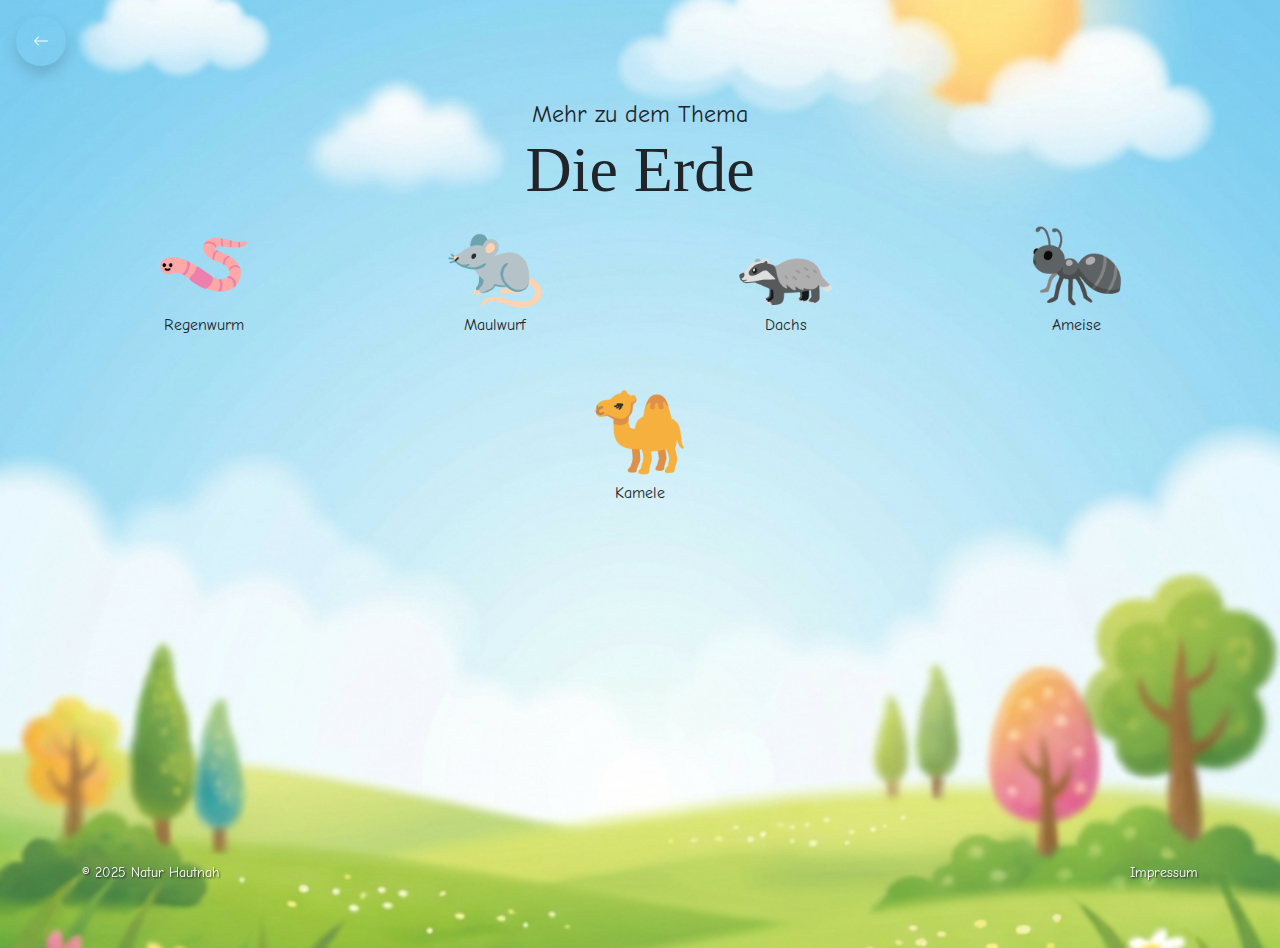
<file: html/mehr-erde.html>
<!DOCTYPE html>
<html lang="de">

<head>
    <meta charset="UTF-8">
    <meta name="viewport" content="width=device-width, initial-scale=1.0">
    <title>Mehr zur Erde - Natur Hautnah</title>
    <!-- Bootstrap CSS -->
    <link href="https://cdn.jsdelivr.net/npm/bootstrap@5.3.0/dist/css/bootstrap.min.css" rel="stylesheet">
    <!-- Google Fonts -->
    <link href="https://fonts.googleapis.com/css2?family=Chewy&family=Comic+Neue:wght@700&display=swap"
        rel="stylesheet">
    <!-- Custom CSS -->
    <link rel="stylesheet" href="../style/style.css">
    <link rel="stylesheet" href="../style/animations.css">

</head>

<body>

    <!-- Back Button -->
    <div class="fixed-top p-3">
        <a href="erde.html" class="btn btn-orange rounded-circle shadow p-3"
            style="width: 50px; height: 50px; display: flex; align-items: center; justify-content: center;">
            <svg xmlns="http://www.w3.org/2000/svg" width="24" height="24" fill="currentColor" class="bi bi-arrow-left"
                viewBox="0 0 16 16" style="color: white;">
                <path fill-rule="evenodd"
                    d="M15 8a.5.5 0 0 0-.5-.5H2.707l3.147-3.146a.5.5 0 1 0-.708-.708l-4 4a.5.5 0 0 0 0 .708l4 4a.5.5 0 0 0 .708-.708L2.707 8.5H14.5A.5.5 0 0 0 15 8" />
            </svg>
        </a>
    </div>

    <!-- Header -->
    <header class="text-center mt-5 pt-5">
        <div class="container">
            <p class="fs-4 mb-0" style="font-family: var(--font-body);">Mehr zu dem Thema</p>
            <h1 class="display-3" style="font-family: var(--font-heading);">Die Erde</h1>
        </div>
    </header>

    <!-- Main Content -->
    <div class="container pb-5">
        <div class="row g-5 justify-content-center">

            <!-- Animal 1 -->
            <div class="col-6 col-md-3 text-center">
                <div class="animal-circle" data-bs-toggle="modal" data-bs-target="#modalAnimal1">
                    <div class="display-1">🪱</div>
                </div>
                <div class="animal-name">Regenwurm</div>
            </div>

            <!-- Animal 2 -->
            <div class="col-6 col-md-3 text-center">
                <div class="animal-circle" data-bs-toggle="modal" data-bs-target="#modalAnimal2">
                    <div class="display-1">🐀</div>
                </div>
                <div class="animal-name">Maulwurf</div>
            </div>

            <!-- Animal 3 -->
            <div class="col-6 col-md-3 text-center">
                <div class="animal-circle" data-bs-toggle="modal" data-bs-target="#modalAnimal3">
                    <div class="display-1">🦡</div>
                </div>
                <div class="animal-name">Dachs</div>
            </div>

            <!-- Animal 4 -->
            <div class="col-6 col-md-3 text-center">
                <div class="animal-circle" data-bs-toggle="modal" data-bs-target="#modalAnimal4">
                    <div class="display-1">🐜</div>
                </div>
                <div class="animal-name">Ameise</div>
            </div>
            <!-- Animal 5 -->
            <div class="col-6 col-md-3 text-center">
                <div class="animal-circle" data-bs-toggle="modal" data-bs-target="#modalAnimal5">
                    <div class="display-1">🐪</div>
                </div>
                <div class="animal-name">Kamele</div>
            </div>

        </div>
    </div>


    <!-- Modals -->

    <!-- Modal 1 -->
    <div class="modal modal-xl fade" id="modalAnimal1" tabindex="-1" aria-hidden="true">
        <div class="modal-dialog modal-dialog-centered">
            <div class="modal-content">
                <div class="modal-header">
                    <h5 class="modal-title font-heading fs-3">Mehr zu: Regenwurm</h5>
                    <button type="button" class="btn-close btn-close-white" data-bs-dismiss="modal"
                        aria-label="Close"></button>
                </div>
                <div class="modal-body text-center p-4">
                    <div class="display-1 mb-3">🪱</div>
                    <p class="text-start">Lorem ipsum dolor sit amet, consetetur sadipscing elitr, sed diam nonumy
                        eirmod tempor invidunt ut labore et dolore magna aliquyam erat, sed diam voluptua. At vero eos
                        et accusam et justo duo dolores et ea rebum. Stet clita kasd gubergren, no sea takimata sanctus
                        est Lorem ipsum dolor sit amet.</p>
                </div>
            </div>
        </div>
    </div>

    <!-- Modal 2 -->
    <div class="modal modal-xl fade" id="modalAnimal2" tabindex="-1" aria-hidden="true">
        <div class="modal-dialog modal-dialog-centered">
            <div class="modal-content">
                <div class="modal-header">
                    <h5 class="modal-title font-heading fs-3">Mehr zu: Maulwurf</h5>
                    <button type="button" class="btn-close btn-close-white" data-bs-dismiss="modal"
                        aria-label="Close"></button>
                </div>
                <div class="modal-body text-center p-4">
                    <div class="display-1 mb-3">🐀</div>
                    <p class="text-start">Lorem ipsum dolor sit amet, consetetur sadipscing elitr, sed diam nonumy
                        eirmod tempor invidunt ut labore et dolore magna aliquyam erat, sed diam voluptua. At vero eos
                        et accusam et justo duo dolores et ea rebum.</p>
                </div>
            </div>
        </div>
    </div>

    <!-- Modal 3 -->
    <div class="modal fade" id="modalAnimal3" tabindex="-1" aria-hidden="true">
        <div class="modal-dialog modal-lg modal-dialog-centered">
            <div class="modal-content">
                <div class="modal-header">
                    <h5 class="modal-title font-heading fs-3">Mehr zu: Dachs</h5>
                    <button type="button" class="btn-close btn-close-white" data-bs-dismiss="modal"
                        aria-label="Close"></button>
                </div>
                <div class="modal-body text-center p-4">
                    <div class="display-1 mb-3">🦡</div>
                    <p class="text-start">Lorem ipsum dolor sit amet, consetetur sadipscing elitr, sed diam nonumy
                        eirmod tempor invidunt ut labore et dolore magna aliquyam erat, sed diam voluptua.</p>
                </div>
            </div>
        </div>
    </div>

    <!-- Modal 4 -->
    <div class="modal fade" id="modalAnimal4" tabindex="-1" aria-hidden="true">
        <div class="modal-dialog modal-xl modal-dialog-centered">
            <div class="modal-content">
                <div class="modal-header">
                    <h5 class="modal-title font-heading fs-3">Mehr zu: Ameise</h5>
                    <button type="button" class="btn-close btn-close-white" data-bs-dismiss="modal"
                        aria-label="Close"></button>
                </div>
                <div class="modal-body text-center p-4">
                    <div class="display-1 mb-3">🐜</div>
                    <p class="text-start">Lorem ipsum dolor sit amet, consetetur sadipscing elitr, sed diam nonumy
                        eirmod tempor invidunt ut labore et dolore magna aliquyam erat, sed diam voluptua. At vero eos
                        et accusam et justo duo dolores et ea rebum.</p>
                </div>
            </div>
        </div>
    </div>
    <!-- Modal 5 -->
    <div class="modal fade" id="modalAnimal5" tabindex="-1" aria-hidden="true">
        <div class="modal-dialog modal-lg modal-dialog-centered">
            <div class="modal-content">
                <div class="modal-header">
                    <h5 class="modal-title font-heading fs-3">Mehr zu: Kamele</h5>
                    <button type="button" class="btn-close btn-close-white" data-bs-dismiss="modal"
                        aria-label="Close"></button>
                </div>
                <div class="modal-body text-center p-4">
                    <div class="display-1 mb-3">🐪</div>
                    <p class="text-start">Lorem ipsum dolor sit amet, consetetur sadipscing elitr, sed diam nonumy
                        eirmod tempor invidunt ut labore et dolore magna aliquyam erat, sed diam voluptua. At vero eos
                        et accusam et justo duo dolores et ea rebum.</p>
                </div>
            </div>
        </div>
    </div>

    <!-- Footer -->
    <footer class="text-center mt-5 pb-3 fixed-bottom">
        <div class="container d-flex justify-content-between text-white small-text">
            <span>&copy; 2025 Natur Hautnah</span>
            <a href="html/impressum.html" class="text-white text-decoration-none">Impressum</a>
        </div>
    </footer>

    <!-- Bootstrap JS -->
    <script src="https://cdn.jsdelivr.net/npm/bootstrap@5.3.0/dist/js/bootstrap.bundle.min.js"></script>
</body>

</html>
</file>
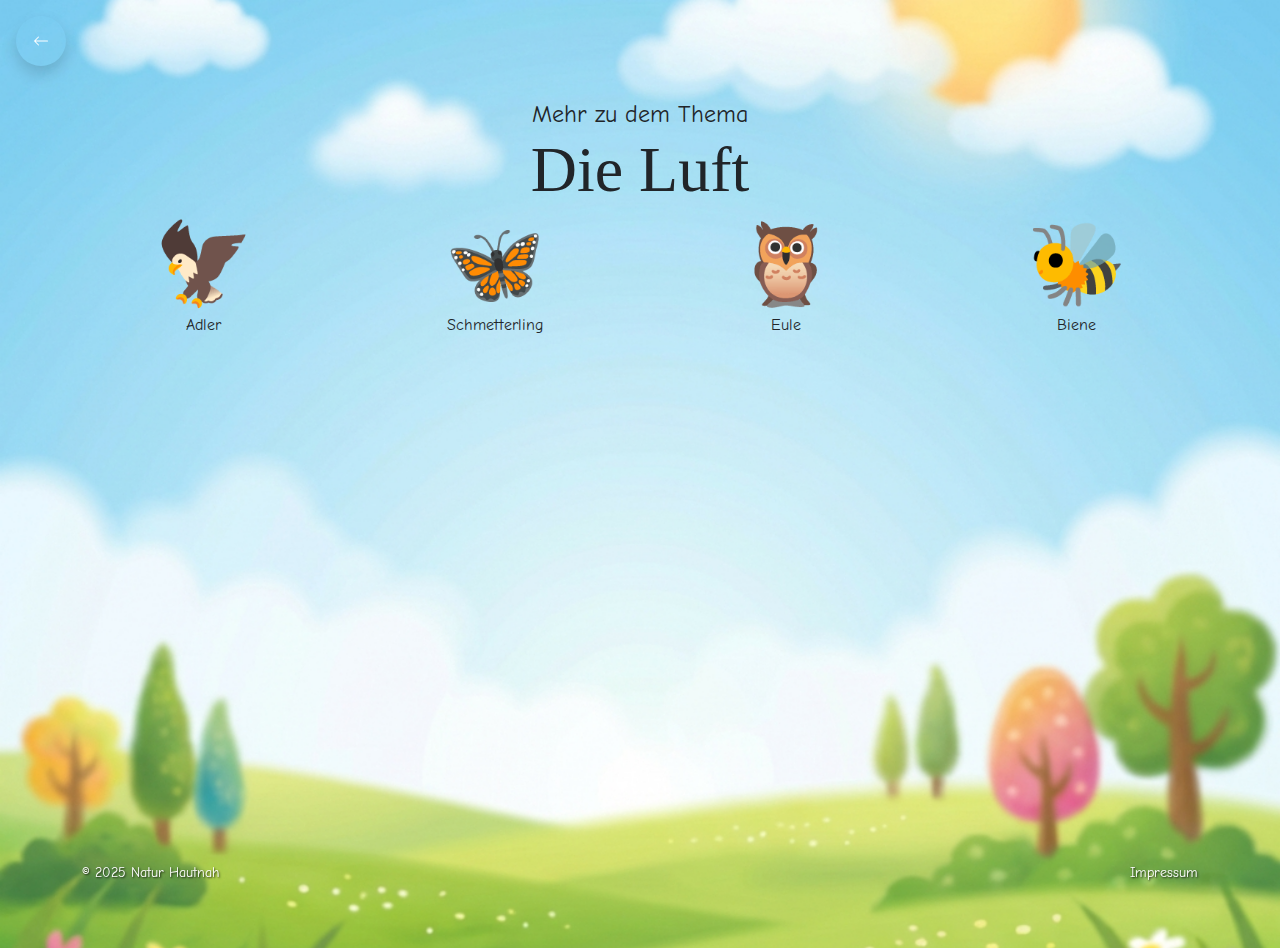
<file: html/mehr-luft.html>
<!DOCTYPE html>
<html lang="de">

<head>
    <meta charset="UTF-8">
    <meta name="viewport" content="width=device-width, initial-scale=1.0">
    <title>Mehr zur Luft - Natur Hautnah</title>
    <!-- Bootstrap CSS -->
    <link href="https://cdn.jsdelivr.net/npm/bootstrap@5.3.0/dist/css/bootstrap.min.css" rel="stylesheet">
    <!-- Google Fonts -->
    <link href="https://fonts.googleapis.com/css2?family=Chewy&family=Comic+Neue:wght@700&display=swap"
        rel="stylesheet">
    <!-- Custom CSS -->
    <link rel="stylesheet" href="../style/style.css">
    <link rel="stylesheet" href="../style/animations.css">

</head>

<body>

    <!-- Back Button -->
    <div class="fixed-top p-3">
        <a href="luft.html" class="btn btn-orange rounded-circle shadow p-3"
            style="width: 50px; height: 50px; display: flex; align-items: center; justify-content: center;">
            <svg xmlns="http://www.w3.org/2000/svg" width="24" height="24" fill="currentColor" class="bi bi-arrow-left"
                viewBox="0 0 16 16" style="color: white;">
                <path fill-rule="evenodd"
                    d="M15 8a.5.5 0 0 0-.5-.5H2.707l3.147-3.146a.5.5 0 1 0-.708-.708l-4 4a.5.5 0 0 0 0 .708l4 4a.5.5 0 0 0 .708-.708L2.707 8.5H14.5A.5.5 0 0 0 15 8" />
            </svg>
        </a>
    </div>

    <!-- Header -->
    <header class="text-center mt-5 pt-5">
        <div class="container">
            <p class="fs-4 mb-0" style="font-family: var(--font-body);">Mehr zu dem Thema</p>
            <h1 class="display-3" style="font-family: var(--font-heading);">Die Luft</h1>
        </div>
    </header>

    <!-- Main Content -->
    <div class="container pb-5">
        <div class="row g-5 justify-content-center">

            <!-- Animal 1 -->
            <div class="col-6 col-md-3 text-center">
                <div class="animal-circle" data-bs-toggle="modal" data-bs-target="#modalAnimal1">
                    <div class="display-1">🦅</div>
                </div>
                <div class="animal-name">Adler</div>
            </div>

            <!-- Animal 2 -->
            <div class="col-6 col-md-3 text-center">
                <div class="animal-circle" data-bs-toggle="modal" data-bs-target="#modalAnimal2">
                    <div class="display-1">🦋</div>
                </div>
                <div class="animal-name">Schmetterling</div>
            </div>

            <!-- Animal 3 -->
            <div class="col-6 col-md-3 text-center">
                <div class="animal-circle" data-bs-toggle="modal" data-bs-target="#modalAnimal3">
                    <div class="display-1">🦉</div>
                </div>
                <div class="animal-name">Eule</div>
            </div>

            <!-- Animal 4 -->
            <div class="col-6 col-md-3 text-center">
                <div class="animal-circle" data-bs-toggle="modal" data-bs-target="#modalAnimal4">
                    <div class="display-1">🐝</div>
                </div>
                <div class="animal-name">Biene</div>
            </div>

        </div>
    </div>


    <!-- Modals -->

    <!-- Modal 1 -->
    <div class="modal fade modal-xl" id="modalAnimal1" tabindex="-1" aria-hidden="true">
        <div class="modal-dialog modal-dialog-centered">
            <div class="modal-content">
                <div class="modal-header">
                    <h5 class="modal-title font-heading fs-3">Mehr zu: Adler</h5>
                    <button type="button" class="btn-close btn-close-white" data-bs-dismiss="modal"
                        aria-label="Close"></button>
                </div>
                <div class="modal-body text-center p-4">
                    <div class="display-1 mb-3">🦅</div>
                    <p class="text-start">Lorem ipsum dolor sit amet, consetetur sadipscing elitr, sed diam nonumy
                        eirmod tempor invidunt ut labore et dolore magna aliquyam erat.</p>
                </div>
            </div>
        </div>
    </div>

    <!-- Modal 2 -->
    <div class="modal fade modal-xl" id="modalAnimal2" tabindex="-1" aria-hidden="true">
        <div class="modal-dialog modal-dialog-centered">
            <div class="modal-content">
                <div class="modal-header">
                    <h5 class="modal-title font-heading fs-3">Mehr zu: Schmetterling</h5>
                    <button type="button" class="btn-close btn-close-white" data-bs-dismiss="modal"
                        aria-label="Close"></button>
                </div>
                <div class="modal-body text-center p-4">
                    <div class="display-1 mb-3">🦋</div>
                    <p class="text-start">Lorem ipsum dolor sit amet, consetetur sadipscing elitr, sed diam nonumy
                        eirmod tempor invidunt ut labore et dolore magna aliquyam erat, sed diam voluptua.</p>
                </div>
            </div>
        </div>
    </div>

    <!-- Modal 3 -->
    <div class="modal fade modal-xl" id="modalAnimal3" tabindex="-1" aria-hidden="true">
        <div class="modal-dialog modal-dialog-centered">
            <div class="modal-content">
                <div class="modal-header">
                    <h5 class="modal-title font-heading fs-3">Mehr zu: Eule</h5>
                    <button type="button" class="btn-close btn-close-white" data-bs-dismiss="modal"
                        aria-label="Close"></button>
                </div>
                <div class="modal-body text-center p-4">
                    <div class="display-1 mb-3">🦉</div>
                    <p class="text-start">Lorem ipsum dolor sit amet, consetetur sadipscing elitr, sed diam nonumy
                        eirmod tempor invidunt ut labore et dolore magna aliquyam erat.</p>
                </div>
            </div>
        </div>
    </div>

    <!-- Modal 4 -->
    <div class="modal fade modal-xl" id="modalAnimal4" tabindex="-1" aria-hidden="true">
        <div class="modal-dialog modal-dialog-centered">
            <div class="modal-content">
                <div class="modal-header">
                    <h5 class="modal-title font-heading fs-3">Mehr zu: Biene</h5>
                    <button type="button" class="btn-close btn-close-white" data-bs-dismiss="modal"
                        aria-label="Close"></button>
                </div>
                <div class="modal-body text-center p-4">
                    <div class="display-1 mb-3">🐝</div>
                    <p class="text-start">Lorem ipsum dolor sit amet, consetetur sadipscing elitr, sed diam nonumy
                        eirmod tempor invidunt ut labore et dolore magna aliquyam erat, sed diam voluptua.</p>
                </div>
            </div>
        </div>
    </div>

    <!-- Footer -->
    <footer class="text-center mt-5 pb-3 fixed-bottom">
        <div class="container d-flex justify-content-between text-white small-text">
            <span>&copy; 2025 Natur Hautnah</span>
            <a href="html/impressum.html" class="text-white text-decoration-none">Impressum</a>
        </div>
    </footer>

    <!-- Bootstrap JS -->
    <script src="https://cdn.jsdelivr.net/npm/bootstrap@5.3.0/dist/js/bootstrap.bundle.min.js"></script>
</body>

</html>
</file>
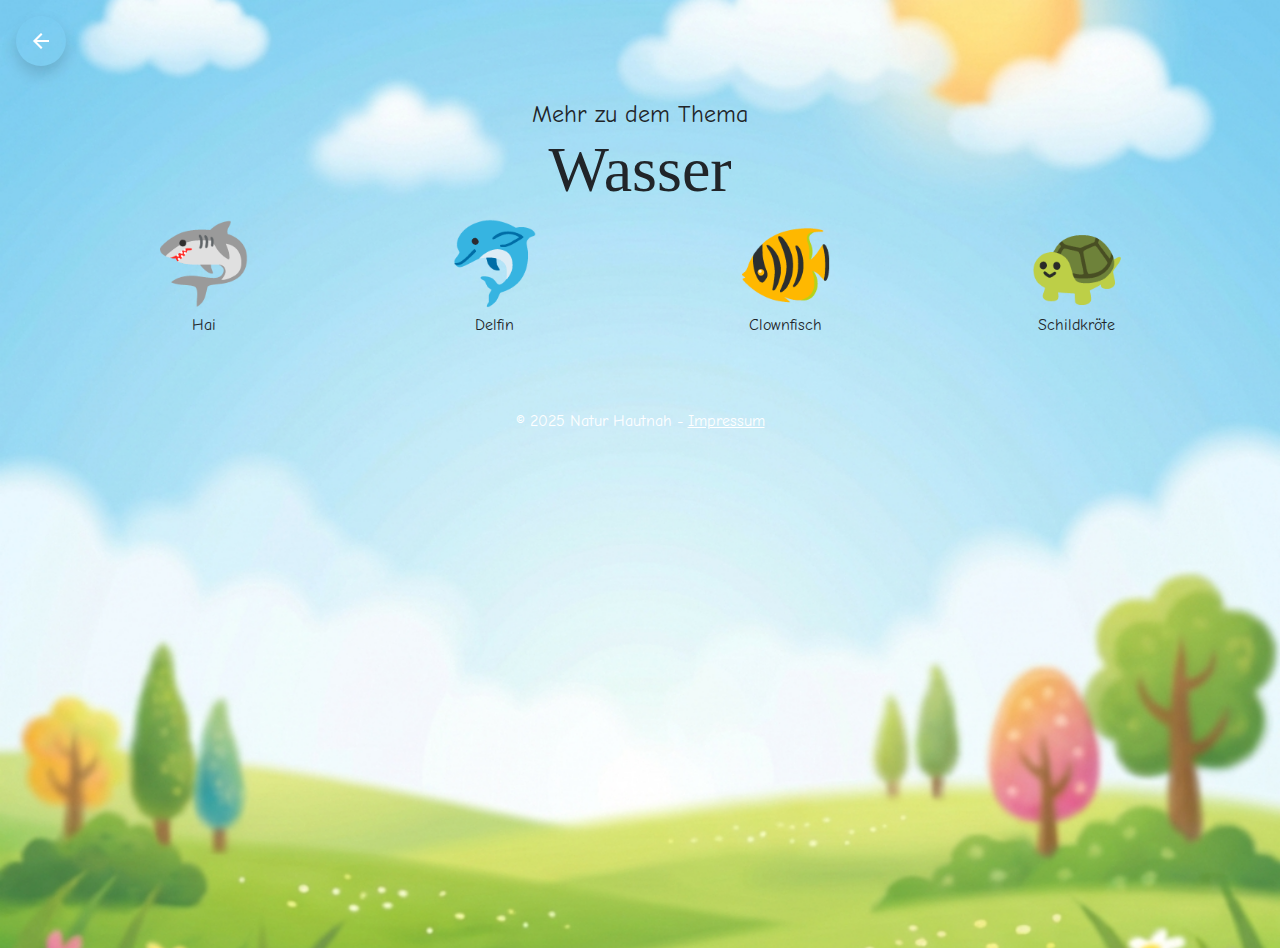
<file: html/mehr-wasser.html>
<!DOCTYPE html>
<html lang="de">

<head>
    <meta charset="UTF-8">
    <meta name="viewport" content="width=device-width, initial-scale=1.0">
    <title>Mehr zum Wasser - Natur Hautnah</title>
    <!-- Bootstrap CSS -->
    <link href="https://cdn.jsdelivr.net/npm/bootstrap@5.3.0/dist/css/bootstrap.min.css" rel="stylesheet">
    <!-- Google Fonts -->
    <link href="https://fonts.googleapis.com/css2?family=Chewy&family=Comic+Neue:wght@700&display=swap"
        rel="stylesheet">
    <!-- Custom CSS -->
    <link href="https://fonts.googleapis.com/css2?family=Material+Symbols+Outlined:opsz,wght,FILL,GRAD@24,400,0,0"
        rel="stylesheet" />
    <link rel="stylesheet" href="../style/style.css">
    <link rel="stylesheet" href="../style/animations.css">
    <style>
        body {
            background-color: var(--color-mint-light);
        }
    </style>
</head>

<body>

    <!-- Back Button -->
    <div class="fixed-top p-3">
        <a href="wasser.html" class="btn btn-orange rounded-circle shadow p-3"
            style="width: 50px; height: 50px; display: flex; align-items: center; justify-content: center;">
            <span class="material-symbols-outlined" style="font-size: 24px; color: white;">arrow_back</span>
        </a>
    </div>

    <!-- Header -->
    <header class="text-center mt-5 pt-5">
        <div class="container">
            <p class="fs-4 mb-0" style="font-family: var(--font-body);">Mehr zu dem Thema</p>
            <h1 class="display-3" style="font-family: var(--font-heading);">Wasser</h1>
        </div>
    </header>

    <!-- Main Content -->
    <div class="container pb-5">
        <div class="row g-5 justify-content-center">

            <!-- Animal 1 -->
            <div class="col-6 col-md-3 text-center">
                <div class="animal-circle" data-bs-toggle="modal" data-bs-target="#modalAnimal1">
                    <div class="display-1">🦈</div>
                </div>
                <div class="animal-name">Hai</div>
            </div>

            <!-- Animal 2 -->
            <div class="col-6 col-md-3 text-center">
                <div class="animal-circle" data-bs-toggle="modal" data-bs-target="#modalAnimal2">
                    <div class="display-1">🐬</div>
                </div>
                <div class="animal-name">Delfin</div>
            </div>

            <!-- Animal 3 -->
            <div class="col-6 col-md-3 text-center">
                <div class="animal-circle" data-bs-toggle="modal" data-bs-target="#modalAnimal3">
                    <div class="display-1">🐠</div>
                </div>
                <div class="animal-name">Clownfisch</div>
            </div>

            <!-- Animal 4 -->
            <div class="col-6 col-md-3 text-center">
                <div class="animal-circle" data-bs-toggle="modal" data-bs-target="#modalAnimal4">
                    <div class="display-1">🐢</div>
                </div>
                <div class="animal-name">Schildkröte</div>
            </div>

        </div>
    </div>


    <!-- Modals -->

    <!-- Modal 1 -->
    <div class="modal fade modal-xl" id="modalAnimal1" tabindex="-1" aria-hidden="true">
        <div class="modal-dialog modal-dialog-centered">
            <div class="modal-content">
                <div class="modal-header">
                    <h5 class="modal-title font-heading fs-3">Mehr zu: Hai</h5>
                    <button type="button" class="btn-close btn-close-white" data-bs-dismiss="modal"
                        aria-label="Close"></button>
                </div>
                <div class="modal-body text-center p-4">
                    <div class="display-1 mb-3">🦈</div>
                    <p class="text-start">Lorem ipsum dolor sit amet, consetetur sadipscing elitr, sed diam nonumy
                        eirmod tempor invidunt ut labore et dolore magna aliquyam erat, sed diam voluptua.</p>
                </div>
            </div>
        </div>
    </div>

    <!-- Modal 2 -->
    <div class="modal fade modal-xl" id="modalAnimal2" tabindex="-1" aria-hidden="true">
        <div class="modal-dialog modal-dialog-centered">
            <div class="modal-content">
                <div class="modal-header">
                    <h5 class="modal-title font-heading fs-3">Mehr zu: Delfin</h5>
                    <button type="button" class="btn-close btn-close-white" data-bs-dismiss="modal"
                        aria-label="Close"></button>
                </div>
                <div class="modal-body text-center p-4">
                    <div class="display-1 mb-3">🐬</div>
                    <p class="text-start">Lorem ipsum dolor sit amet, consetetur sadipscing elitr, sed diam nonumy
                        eirmod tempor invidunt ut labore et dolore magna aliquyam erat, sed diam voluptua.</p>
                </div>
            </div>
        </div>
    </div>

    <!-- Modal 3 -->
    <div class="modal fade modal-xl" id="modalAnimal3" tabindex="-1" aria-hidden="true">
        <div class="modal-dialog modal-dialog-centered">
            <div class="modal-content">
                <div class="modal-header">
                    <h5 class="modal-title font-heading fs-3">Mehr zu: Clownfisch</h5>
                    <button type="button" class="btn-close btn-close-white" data-bs-dismiss="modal"
                        aria-label="Close"></button>
                </div>
                <div class="modal-body text-center p-4">
                    <div class="display-1 mb-3">🐠</div>
                    <p class="text-start">Lorem ipsum dolor sit amet, consetetur sadipscing elitr, sed diam nonumy
                        eirmod.</p>
                </div>
            </div>
        </div>
    </div>

    <!-- Modal 4 -->
    <div class="modal fade modal-xl" id="modalAnimal4" tabindex="-1" aria-hidden="true">
        <div class="modal-dialog modal-dialog-centered">
            <div class="modal-content">
                <div class="modal-header">
                    <h5 class="modal-title font-heading fs-3">Mehr zu: Schildkröte</h5>
                    <button type="button" class="btn-close btn-close-white" data-bs-dismiss="modal"
                        aria-label="Close"></button>
                </div>
                <div class="modal-body text-center p-4">
                    <div class="display-1 mb-3">🐢</div>
                    <p class="text-start">Lorem ipsum dolor sit amet, consetetur sadipscing elitr, sed diam nonumy
                        eirmod tempor invidunt ut labore et dolore magna.</p>
                </div>
            </div>
        </div>
    </div>

    <!-- Footer -->
    <!-- Footer -->
    <footer class="text-center py-4 text-white">
        <p>&copy; 2025 Natur Hautnah - <a href="impressum.html" class="text-white">Impressum</a></p>
    </footer>

    <!-- Bootstrap JS -->
    <script src="https://cdn.jsdelivr.net/npm/bootstrap@5.3.0/dist/js/bootstrap.bundle.min.js"></script>
</body>

</html>
</file>
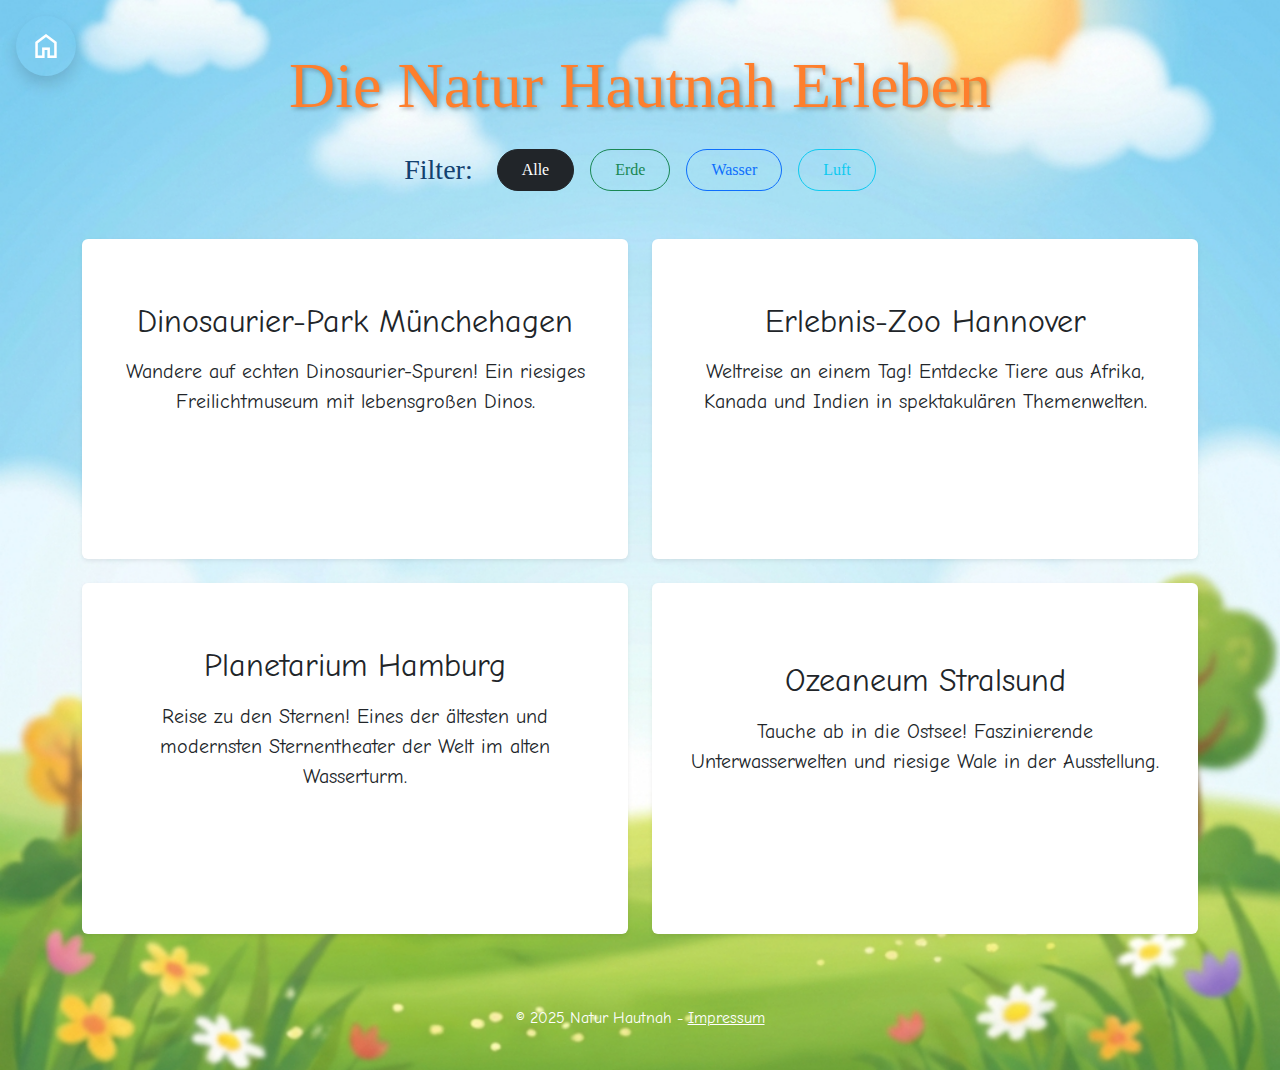
<file: html/natur-in-echt.html>
<!DOCTYPE html>
<html lang="de">

<head>
    <meta charset="UTF-8">
    <meta name="viewport" content="width=device-width, initial-scale=1.0">
    <title>Natur in Echt - Natur Hautnah</title>
    <!-- Bootstrap CSS -->
    <link href="https://cdn.jsdelivr.net/npm/bootstrap@5.3.0/dist/css/bootstrap.min.css" rel="stylesheet">
    <!-- Google Fonts -->
    <link href="https://fonts.googleapis.com/css2?family=Chewy&family=Comic+Neue:wght@700&display=swap"
        rel="stylesheet">
    <!-- Material Icons -->
    <link rel="stylesheet"
        href="https://fonts.googleapis.com/css2?family=Material+Symbols+Outlined:opsz,wght,FILL,GRAD@24,400,0,0" />

    <!-- Custom CSS -->
    <link rel="stylesheet" href="../style/style.css">


</head>

<body>

    <!-- Back Button (Orange Circle) -->
    <div class="fixed-top p-3">
        <a href="../index.html"
            class="btn btn-orange rounded-circle shadow p-3 d-flex align-items-center justify-content-center"
            style="width: 60px; height: 60px;">
            <span class="material-symbols-outlined text-white" style="font-size: 32px;">home</span>
        </a>
    </div>

    <!-- Main Container -->
    <div class="container py-5">

        <!-- Header Section -->
        <div class="row mb-5">
            <div class="col-12 text-center">
                <h1 class="display-3 main-title theme-orange-text">Die Natur Hautnah Erleben</h1>
            </div>

            <!-- Filter Section -->
            <div
                class="col-12 text-center mt-4 d-flex flex-column flex-md-row justify-content-center align-items-center gap-3">
                <h3 class="mb-2 mb-md-0 me-md-2"
                    style="font-family: var(--font-heading); color: var(--color-blue-dark);">Filter:
                </h3>

                <button class="btn btn-outline-dark rounded-pill px-4 py-2 filter-btn active" data-filter="all"
                    style="font-family: var(--font-heading);">Alle</button>
                <button class="btn btn-outline-success rounded-pill px-4 py-2 filter-btn" data-filter="erde"
                    style="font-family: var(--font-heading);">Erde</button>
                <button class="btn btn-outline-primary rounded-pill px-4 py-2 filter-btn" data-filter="wasser"
                    style="font-family: var(--font-heading);">Wasser</button>
                <button class="btn btn-outline-info rounded-pill px-4 py-2 filter-btn" data-filter="luft"
                    style="font-family: var(--font-heading);">Luft</button>
            </div>
        </div>

        <!-- Content Grid (2x2) -->
        <div class="row g-4">

            <!-- Attraction 1 -->
            <div class="col-12 col-lg-6 filter-item" data-category="erde">
                <div class="card h-100 bg-mint border-0 shadow-sm text-center py-5 px-3 ">
                    <div class="card-body d-flex flex-column justify-content-center align-items-center">
                        <h2 class="card-title mb-3">Dinosaurier-Park Münchehagen</h2>
                        <p class="card-text fs-5">Wandere auf echten Dinosaurier-Spuren! Ein riesiges Freilichtmuseum
                            mit lebensgroßen Dinos.</p>

                        <a href="https://www.dinopark.de/" target="_blank"
                            class="btn btn-orange mt-4 text-white rounded-pill stretched-link">Webseite
                            besuchen</a>
                    </div>
                </div>
            </div>

            <!-- Attraction 2 -->
            <div class="col-12 col-lg-6 filter-item" data-category="erde">
                <div class="card h-100 bg-mint border-0 shadow-sm text-center py-5 px-3">
                    <div class="card-body d-flex flex-column justify-content-center align-items-center">
                        <h2 class="card-title mb-3">Erlebnis-Zoo Hannover</h2>
                        <p class="card-text fs-5">Weltreise an einem Tag! Entdecke Tiere aus Afrika, Kanada und Indien
                            in spektakulären Themenwelten.</p>

                        <a href="https://www.erlebnis-zoo.de/" target="_blank"
                            class="btn btn-orange mt-4 text-white rounded-pill stretched-link">Webseite
                            besuchen</a>
                    </div>
                </div>
            </div>

            <!-- Attraction 3 -->
            <div class="col-12 col-lg-6 filter-item" data-category="luft">
                <div class="card h-100 bg-mint border-0 shadow-sm text-center py-5 px-3">
                    <div class="card-body d-flex flex-column justify-content-center align-items-center">
                        <h2 class="card-title mb-3">Planetarium Hamburg</h2>
                        <p class="card-text fs-5">Reise zu den Sternen! Eines der ältesten und modernsten Sternentheater
                            der Welt im alten Wasserturm.</p>

                        <a href="https://www.planetarium-hamburg.de/" target="_blank"
                            class="btn btn-orange mt-4 text-white rounded-pill stretched-link">Webseite
                            besuchen</a>
                    </div>
                </div>
            </div>

            <!-- Attraction 4 -->
            <div class="col-12 col-lg-6 filter-item" data-category="wasser">
                <div class="card h-100 bg-mint border-0 shadow-sm text-center py-5 px-3">
                    <div class="card-body d-flex flex-column justify-content-center align-items-center">
                        <h2 class="card-title mb-3">Ozeaneum Stralsund</h2>
                        <p class="card-text fs-5">Tauche ab in die Ostsee! Faszinierende Unterwasserwelten und riesige
                            Wale in der Ausstellung.</p>

                        <a href="https://www.ozeaneum.de/" target="_blank"
                            class="btn btn-orange mt-4 text-white rounded-pill stretched-link">Webseite
                            besuchen</a>
                    </div>
                </div>
            </div>

        </div>
    </div>

    <!-- Footer -->
    <footer class="text-center py-4 text-white">
        <p>&copy; 2025 Natur Hautnah - <a href="impressum.html" class="text-white">Impressum</a></p>
    </footer>
    <script src="https://cdn.jsdelivr.net/npm/bootstrap@5.3.0/dist/js/bootstrap.bundle.min.js"></script>
    <!-- Filter Script -->
    <script src="../assets/js/filter.js"></script>
</body>

</html>
</file>
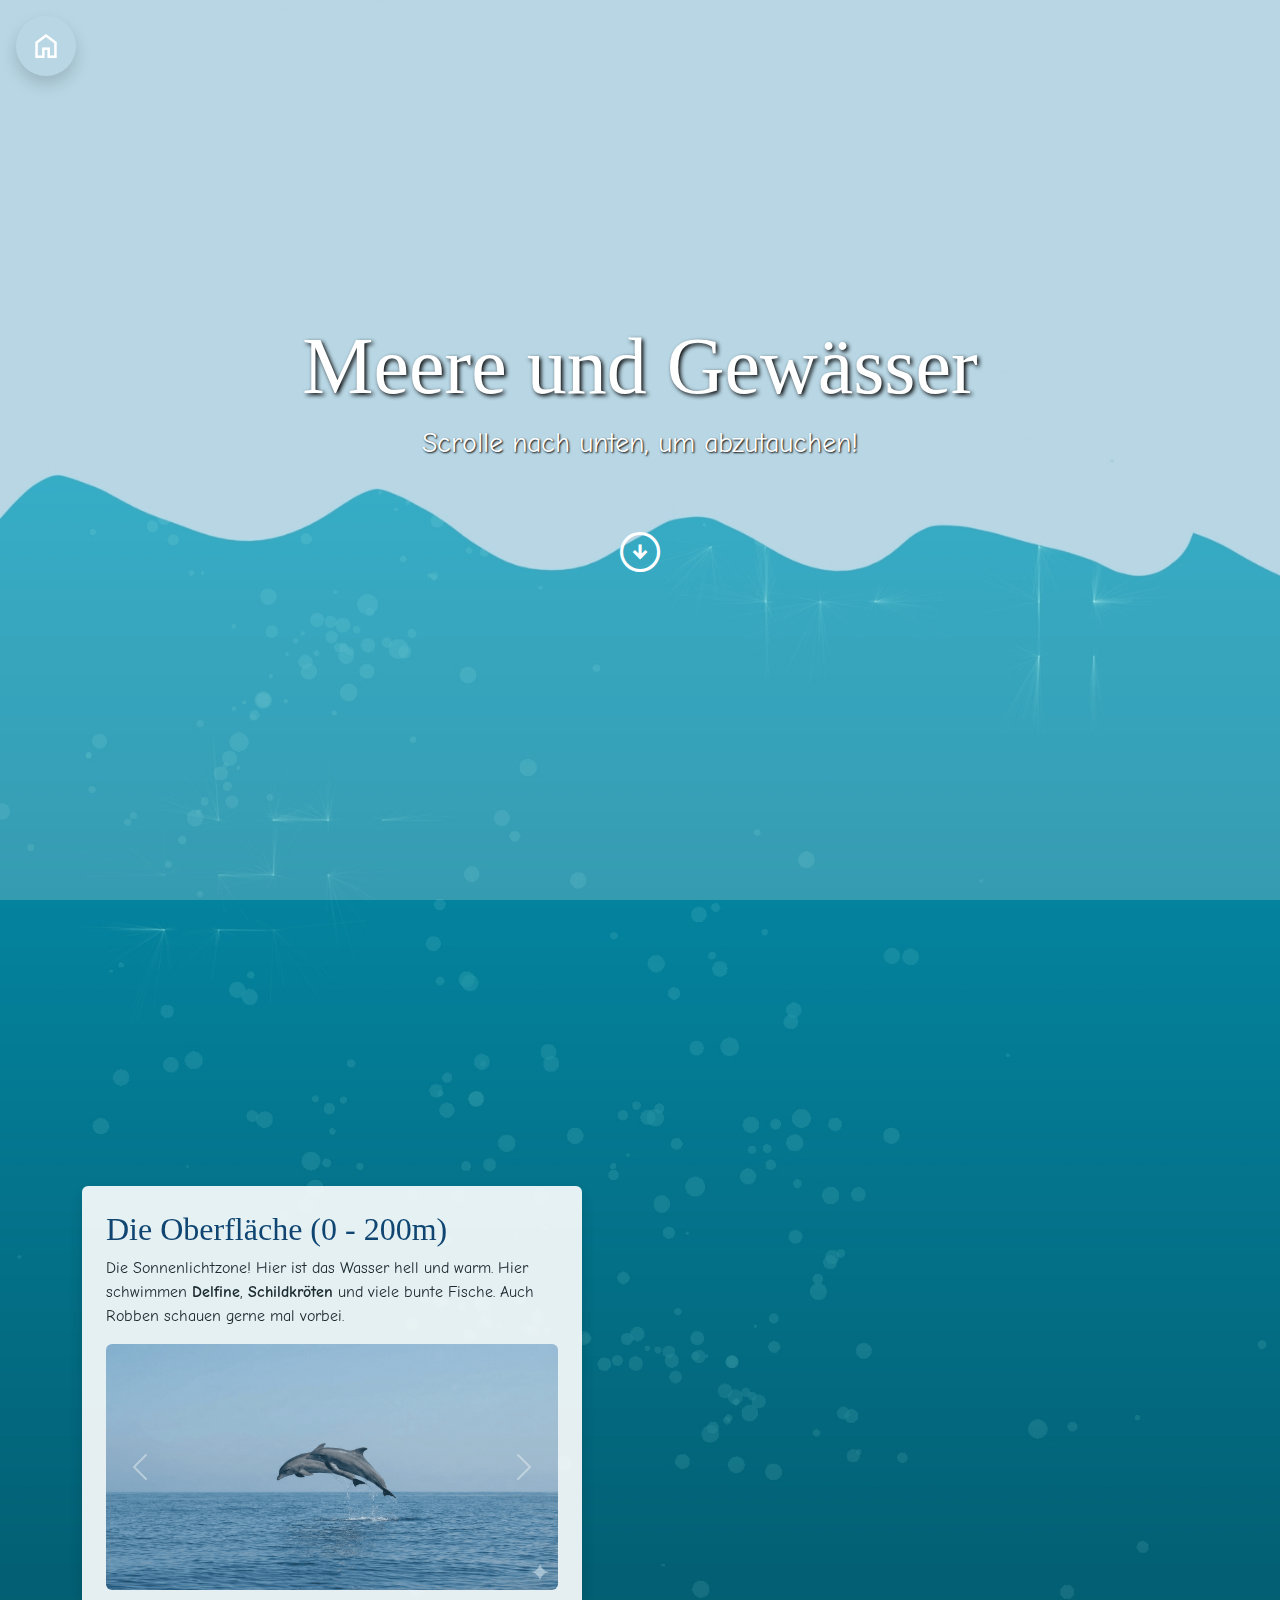
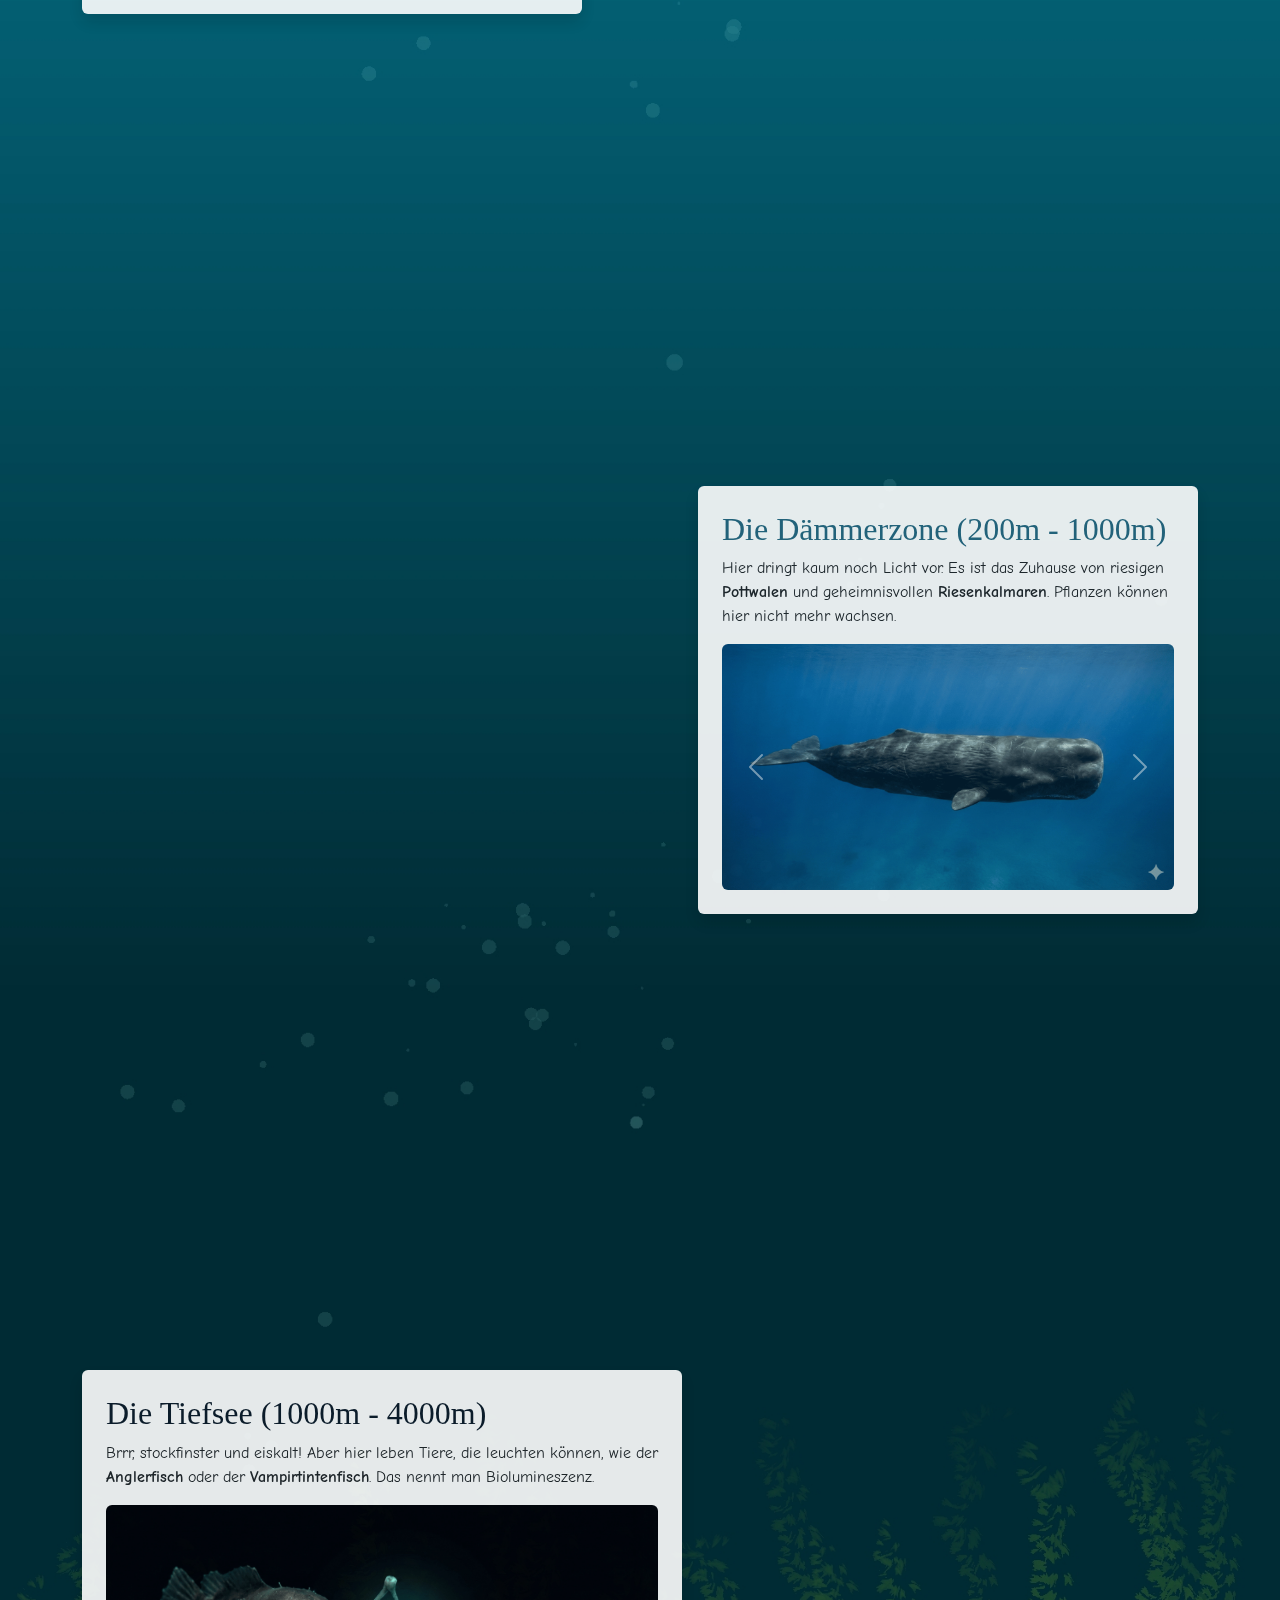
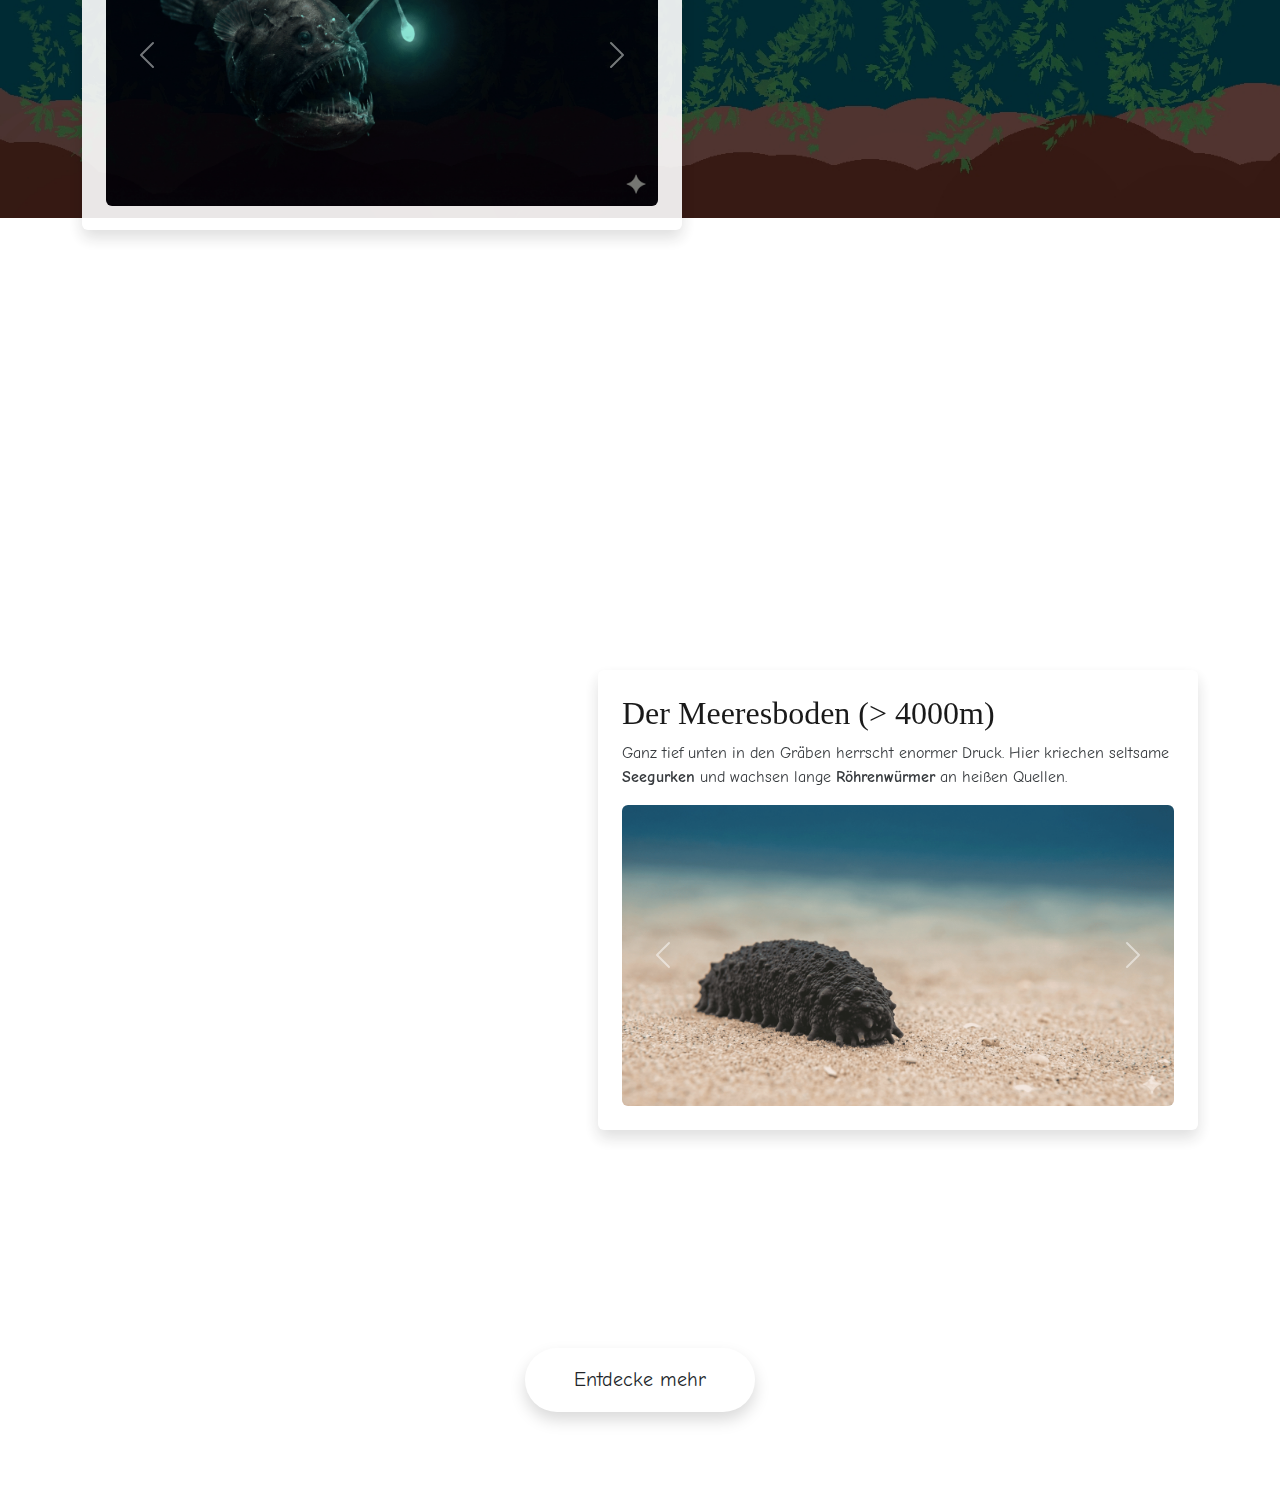
<file: html/wasser.html>
<!DOCTYPE html>
<html lang="de">

<head>
    <meta charset="UTF-8">
    <meta name="viewport" content="width=device-width, initial-scale=1.0">
    <title>Meere und Gewässer - Natur Hautnah</title>

    <link href="https://cdn.jsdelivr.net/npm/bootstrap@5.3.0/dist/css/bootstrap.min.css" rel="stylesheet">

    <link href="https://fonts.googleapis.com/css2?family=Chewy&family=Comic+Neue:wght@700&display=swap"
        rel="stylesheet">
    <link rel="stylesheet"
        href="https://fonts.googleapis.com/css2?family=Material+Symbols+Outlined:opsz,wght,FILL,GRAD@24,400,0,0" />

    <link rel="stylesheet" href="../style/style.css">
    <link rel="stylesheet" href="../style/animations.css">
</head>

<body class="wasser-page">
    <div class="wasser-wrapper">


        <div class="fixed-top p-3">
            <a href="../index.html" class="btn btn-orange rounded-circle shadow p-3"
                style="width: 60px; height: 60px; display: flex; align-items: center; justify-content: center;">
                <span class="material-symbols-outlined" style="font-size: 32px; color: white;">home</span>
            </a>
        </div>


        <div class="container-fluid min-vh-100 d-flex flex-column align-items-center justify-content-center text-center text-white"
            style="background: rgba(255, 255, 255, 0.2);">
            <h1 class="font-heading display-1" style="font-family: var(--font-heading); text-shadow: 2px 2px 4px #000;">
                Meere und Gewässer</h1>
            <p class="fs-3" style="text-shadow: 1px 1px 2px #000;">Scrolle nach unten, um abzutauchen!</p>
            <div class="mt-5 animate-bounce">
                <span class="material-symbols-outlined" style="font-size: 48px; color: white;">arrow_circle_down</span>
            </div>
        </div>


        <div class="container min-vh-100 d-flex align-items-center justify-content-start">
            <div class="info-card p-4 rounded shadow bg-white" style="max-width: 500px; opacity: 0.9;">
                <h2 style="color: var(--color-blue-dark); font-family: var(--font-heading);">Die Oberfläche (0 - 200m)
                </h2>
                <p>Die Sonnenlichtzone! Hier ist das Wasser hell und warm. Hier schwimmen <strong>Delfine</strong>,
                    <strong>Schildkröten</strong> und viele bunte Fische. Auch Robben schauen gerne mal vorbei.
                </p>
                <div id="carousel-wasser-1" class="carousel slide mt-2" data-bs-ride="carousel">
                    <div class="carousel-inner rounded">
                        <div class="carousel-item active">
                            <img src="../assets/img/delfin.jpg" class="d-block w-100" alt="Delfin">
                        </div>
                        <div class="carousel-item">
                            <img src="../assets/img/tropische_fische.jpg" class="d-block w-100" alt="Bunte Fische">
                        </div>
                        <div class="carousel-item">
                            <img src="../assets/img/meeresschildkroete.jpg" class="d-block w-100" alt="Schildkröte">
                        </div>
                    </div>
                    <button class="carousel-control-prev" type="button" data-bs-target="#carousel-wasser-1"
                        data-bs-slide="prev">
                        <span class="carousel-control-prev-icon" aria-hidden="true"></span>
                        <span class="visually-hidden">Zurück</span>
                    </button>
                    <button class="carousel-control-next" type="button" data-bs-target="#carousel-wasser-1"
                        data-bs-slide="next">
                        <span class="carousel-control-next-icon" aria-hidden="true"></span>
                        <span class="visually-hidden">Weiter</span>
                    </button>
                </div>
            </div>
        </div>


        <div class="container min-vh-100 d-flex align-items-center justify-content-end">
            <div class="info-card p-4 rounded shadow bg-white" style="max-width: 500px; opacity: 0.9;">
                <h2 style="color: var(--color-teal-dark); font-family: var(--font-heading);">Die Dämmerzone (200m -
                    1000m)
                </h2>
                <p>Hier dringt kaum noch Licht vor. Es ist das Zuhause von riesigen <strong>Pottwalen</strong> und
                    geheimnisvollen <strong>Riesenkalmaren</strong>. Pflanzen können hier nicht mehr wachsen.</p>
                <div id="carousel-wasser-2" class="carousel slide mt-2" data-bs-ride="carousel">
                    <div class="carousel-inner rounded">
                        <div class="carousel-item active">
                            <img src="../assets/img/pottwal_unterwasser.jpg" class="d-block w-100" alt="Pottwal">
                        </div>
                        <div class="carousel-item">
                            <img src="../assets/img/qualle.jpg" class="d-block w-100" alt="Leuchtquallen">
                        </div>
                        <div class="carousel-item">
                            <img src="../assets/img/riesenkalmar.jpg" class="d-block w-100" alt="Riesenkalmar">
                        </div>
                    </div>
                    <button class="carousel-control-prev" type="button" data-bs-target="#carousel-wasser-2"
                        data-bs-slide="prev">
                        <span class="carousel-control-prev-icon" aria-hidden="true"></span>
                        <span class="visually-hidden">Zurück</span>
                    </button>
                    <button class="carousel-control-next" type="button" data-bs-target="#carousel-wasser-2"
                        data-bs-slide="next">
                        <span class="carousel-control-next-icon" aria-hidden="true"></span>
                        <span class="visually-hidden">Weiter</span>
                    </button>
                </div>
            </div>
        </div>


        <div class="container min-vh-100 d-flex align-items-center justify-content-start">
            <div class="info-card p-4 rounded shadow bg-white" style="max-width: 600px; opacity: 0.9;">
                <h2 style="color: #0d1b2a; font-family: var(--font-heading);">Die Tiefsee (1000m - 4000m)</h2>
                <p>Brrr, stockfinster und eiskalt! Aber hier leben Tiere, die leuchten können, wie der
                    <strong>Anglerfisch</strong> oder der <strong>Vampirtintenfisch</strong>. Das nennt man
                    Biolumineszenz.
                </p>
                <div id="carousel-wasser-3" class="carousel slide mt-2" data-bs-ride="carousel">
                    <div class="carousel-inner rounded">
                        <div class="carousel-item active">
                            <img src="../assets/img/anglerfisch.jpg" class="d-block w-100" alt="Anglerfisch">
                        </div>
                        <div class="carousel-item">
                            <img src="../assets/img/vampirtintenfisch.jpg" class="d-block w-100"
                                alt="Vampirtintenfisch">
                        </div>

                    </div>
                    <button class="carousel-control-prev" type="button" data-bs-target="#carousel-wasser-3"
                        data-bs-slide="prev">
                        <span class="carousel-control-prev-icon" aria-hidden="true"></span>
                        <span class="visually-hidden">Zurück</span>
                    </button>
                    <button class="carousel-control-next" type="button" data-bs-target="#carousel-wasser-3"
                        data-bs-slide="next">
                        <span class="carousel-control-next-icon" aria-hidden="true"></span>
                        <span class="visually-hidden">Weiter</span>
                    </button>
                </div>
            </div>
        </div>


        <div class="container min-vh-100 d-flex flex-column align-items-end justify-content-center">
            <div class="info-card p-4 rounded shadow bg-white" style="max-width: 600px; opacity: 0.9;">
                <h2 style="color: #000; font-family: var(--font-heading);">Der Meeresboden (> 4000m)</h2>
                <p>Ganz tief unten in den Gräben herrscht enormer Druck. Hier kriechen seltsame
                    <strong>Seegurken</strong>
                    und wachsen lange <strong>Röhrenwürmer</strong> an heißen Quellen.
                </p>
                <div id="carousel-wasser-4" class="carousel slide mt-2" data-bs-ride="carousel">
                    <div class="carousel-inner rounded">
                        <div class="carousel-item active">
                            <img src="../assets/img/seegurke.jpg" class="d-block w-100" alt="Seegurke">
                        </div>
                        <div class="carousel-item">
                            <img src="../assets/img/roehrenwurm.jpg" class="d-block w-100" alt="Röhrenwurm">
                        </div>
                        < </div>
                            <button class="carousel-control-prev" type="button" data-bs-target="#carousel-wasser-4"
                                data-bs-slide="prev">
                                <span class="carousel-control-prev-icon" aria-hidden="true"></span>
                                <span class="visually-hidden">Zurück</span>
                            </button>
                            <button class="carousel-control-next" type="button" data-bs-target="#carousel-wasser-4"
                                data-bs-slide="next">
                                <span class="carousel-control-next-icon" aria-hidden="true"></span>
                                <span class="visually-hidden">Weiter</span>
                            </button>
                    </div>
                </div>
            </div>
            <div class="mt-5 text-center">
                <a href="mehr-wasser.html" class="btn btn-orange btn-lg rounded-pill shadow px-5 py-3">
                    Entdecke mehr
                </a>
            </div>



            <footer class="text-center py-4 text-white">
                <p>&copy; 2025 Natur Hautnah - <a href="impressum.html" class="text-white">Impressum</a></p>
            </footer>

        </div>


        <script src="https://cdn.jsdelivr.net/npm/bootstrap@5.3.0/dist/js/bootstrap.bundle.min.js"></script>


        <script src="https://cdn.jsdelivr.net/npm/bootstrap@5.3.0/dist/js/bootstrap.bundle.min.js"></script>
</body>

</html>
</file>
<file: style/style.css>
:root {


    /* New Color Schema */
    --color-mint-light: #DDF4E7;
    --color-green-medium: #67C090;
    --color-teal-dark: #26667F;
    --color-blue-dark: #124170;
    --color-orange: #FE7F2D;
    /* Fonts */
    --font-heading: 'Chewy', cursive;
    --font-body: 'Comic Neue', cursive;
}

body,
html {
    height: 100%;
    margin: 0;
    font-family: var(--font-body);
}

body {
    background: url('../assets/img/background.png') no-repeat center center fixed;
    background-size: cover;
}

/* Optional overlay if background is too busy, but user wanted it like the image */
/* .main-container {
    background-color: rgba(255, 255, 255, 0.1);
    min-height: 100vh;
} */

.main-title {
    font-family: var(--font-heading);
    font-size: 4rem;
    color: var(--color-orange);
    text-shadow: 2px 2px 4px rgba(0, 0, 0, 0.3);
    margin-bottom: 0px;
}

.sub-title {
    font-family: var(--font-heading);
    font-size: 1.5rem;
    color: white;
    /* Contrast against sky */
    text-shadow: 1px 1px 3px rgba(0, 0, 0, 0.5);
    margin-bottom: 3rem;
}

.theme-link {
    text-decoration: none;
    display: inline-block;
    transition: transform 0.3s ease;
}



.icon-wrapper {
    background-color: white;
    /* Changed to white as base */
    border-radius: 50%;
    width: 300px;
    height: 300px;
    margin: 0 auto;
    display: flex;
    align-items: center;
    justify-content: center;
    border: 8px solid;
    box-shadow: 0 4px 10px rgba(0, 0, 0, 0.2);
    position: relative;
    overflow: hidden;
    transition: transform 0.3s ease;
}

.theme-link:hover .icon-wrapper {
    transform: scale(1.05);
    /* Animate the circle, not the whole container including text */
}

/* Specific Theme Styles */
.border-erde {
    background-color: transparent;
    border-color: transparent;
}

.text-erde {
    color: var(--color-blue-dark);
}

.border-luft {
    background-color: transparent;
    border-color: transparent;
}

.text-luft {
    color: var(--color-blue-dark);
}

.border-wasser {
    background-color: transparent;
    border-color: transparent;
}

.text-wasser {
    color: var(--color-blue-dark);
}

.icon-title {
    font-family: var(--font-heading);
    font-size: 2rem;
    margin-top: 20px;
    /* Space between circle and text */
    text-align: center;
    width: 100%;
}

/* Curved text effect workaround or simple arc visualization requires JS or SVG. 
   For now, we use standard block text similar to the user's mockup. */

.theme-icon {
    width: 100%;
    height: 100%;
    object-fit: cover;
    /* Fill the circle completely */
    z-index: 1;
}

.small-text {
    font-size: 0.9rem;
    text-shadow: 1px 1px 2px rgba(0, 0, 0, 0.8);
}

.footer {
    position: absolute;
    bottom: 0;
    width: 100%;
}

/* Responsiveness adjustments */
@media (max-width: 992px) {
    .icon-wrapper {
        width: 250px;
        height: 250px;
    }

    .main-title {
        font-size: 3rem;
    }
}

@media (max-width: 768px) {
    .icon-wrapper {
        width: 220px;
        height: 220px;
        border-width: 5px;
    }

    .main-title {
        font-size: 2.5rem;
    }
}

/* Wasser Page Styles */
body.wasser-page {
    background: url('../assets/img/background/underwater3.jpg') no-repeat center top scroll;
    background-size: cover;
    min-height: 300vh;
    /* Ensure we have height to show the scroll */
}

.info-card {
    transform: translateY(50px);
    opacity: 0;
    transition: all 1s ease;
}

.info-card.show-modal {
    transform: translateY(0);
    opacity: 0.95 !important;
}

.animate-bounce {
    animation: bounce 2s infinite;
}

@keyframes bounce {

    0%,
    20%,
    50%,
    80%,
    100% {
        transform: translateY(0);
    }

    40% {
        transform: translateY(-20px);
    }

    60% {
        transform: translateY(-10px);
    }
}
</file>
<file: style/animations.css>
.hover {
  animation: hoverAnimation 2s infinite;

}

.delay-1 {
  animation-delay: .5s;
}

.delay-2 {
  animation-delay: 1s;
}





/* ----------------------------------------------
 * Generated by Animista on 2026-1-21 23:16:47
 * Licensed under FreeBSD License.
 * See http://animista.net/license for more info. 
 * w: http://animista.net, t: @cssanimista
 * ---------------------------------------------- */

/**
 * ----------------------------------------
 * animation slide-bottom
 * ----------------------------------------
 */
@-webkit-keyframes slide-bottom {
  0% {
    -webkit-transform: translateY(0);
    transform: translateY(0);
  }

  100% {
    -webkit-transform: translateY(100px);
    transform: translateY(100px);
  }
}

@keyframes slide-bottom {
  0% {
    -webkit-transform: translateY(0);
    transform: translateY(0);
  }

  100% {
    -webkit-transform: translateY(100px);
    transform: translateY(100px);
  }
}


@keyframes hoverAnimation {
  0% {
    transform: translateY(0);
  }

  50% {
    transform: translateY(-10px);
  }

  100% {
    transform: translateY(0);
  }
}


@keyframes fadeIn {
  from {
    opacity: 0;
  }

  to {
    opacity: 1;
  }
}






.animate-bounce {
  animation: bounce 2s infinite;
}

@keyframes bounce {

  0%,
  20%,
  50%,
  80%,
  100% {
    transform: translateY(0);
  }

  40% {
    transform: translateY(-20px);
  }

  60% {
    transform: translateY(-10px);
  }
}

.animate-bounce-up {
  animation: bounce-up 2s infinite;
}

@keyframes bounce-up {

  0%,
  20%,
  50%,
  80%,
  100% {
    transform: translateY(0);
  }

  40% {
    transform: translateY(20px);
  }

  60% {
    transform: translateY(10px);
  }
}
</file>
